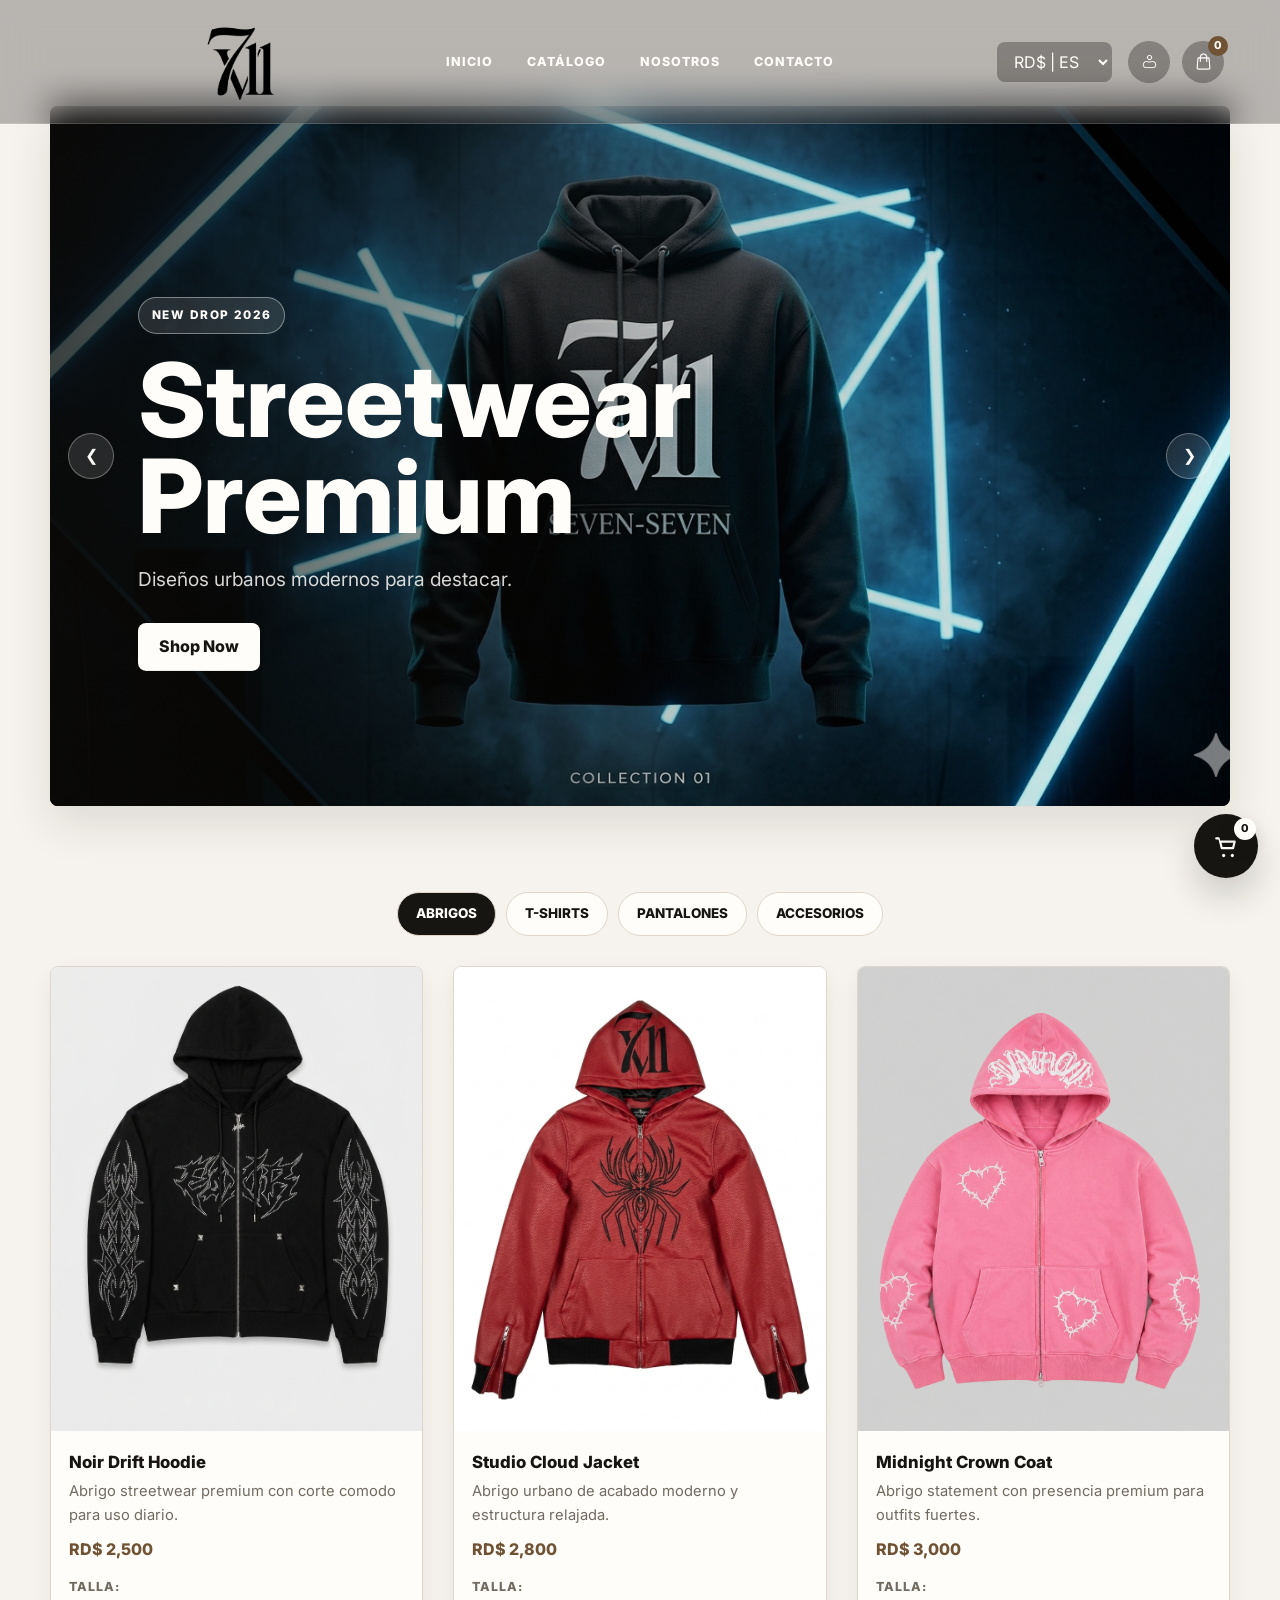
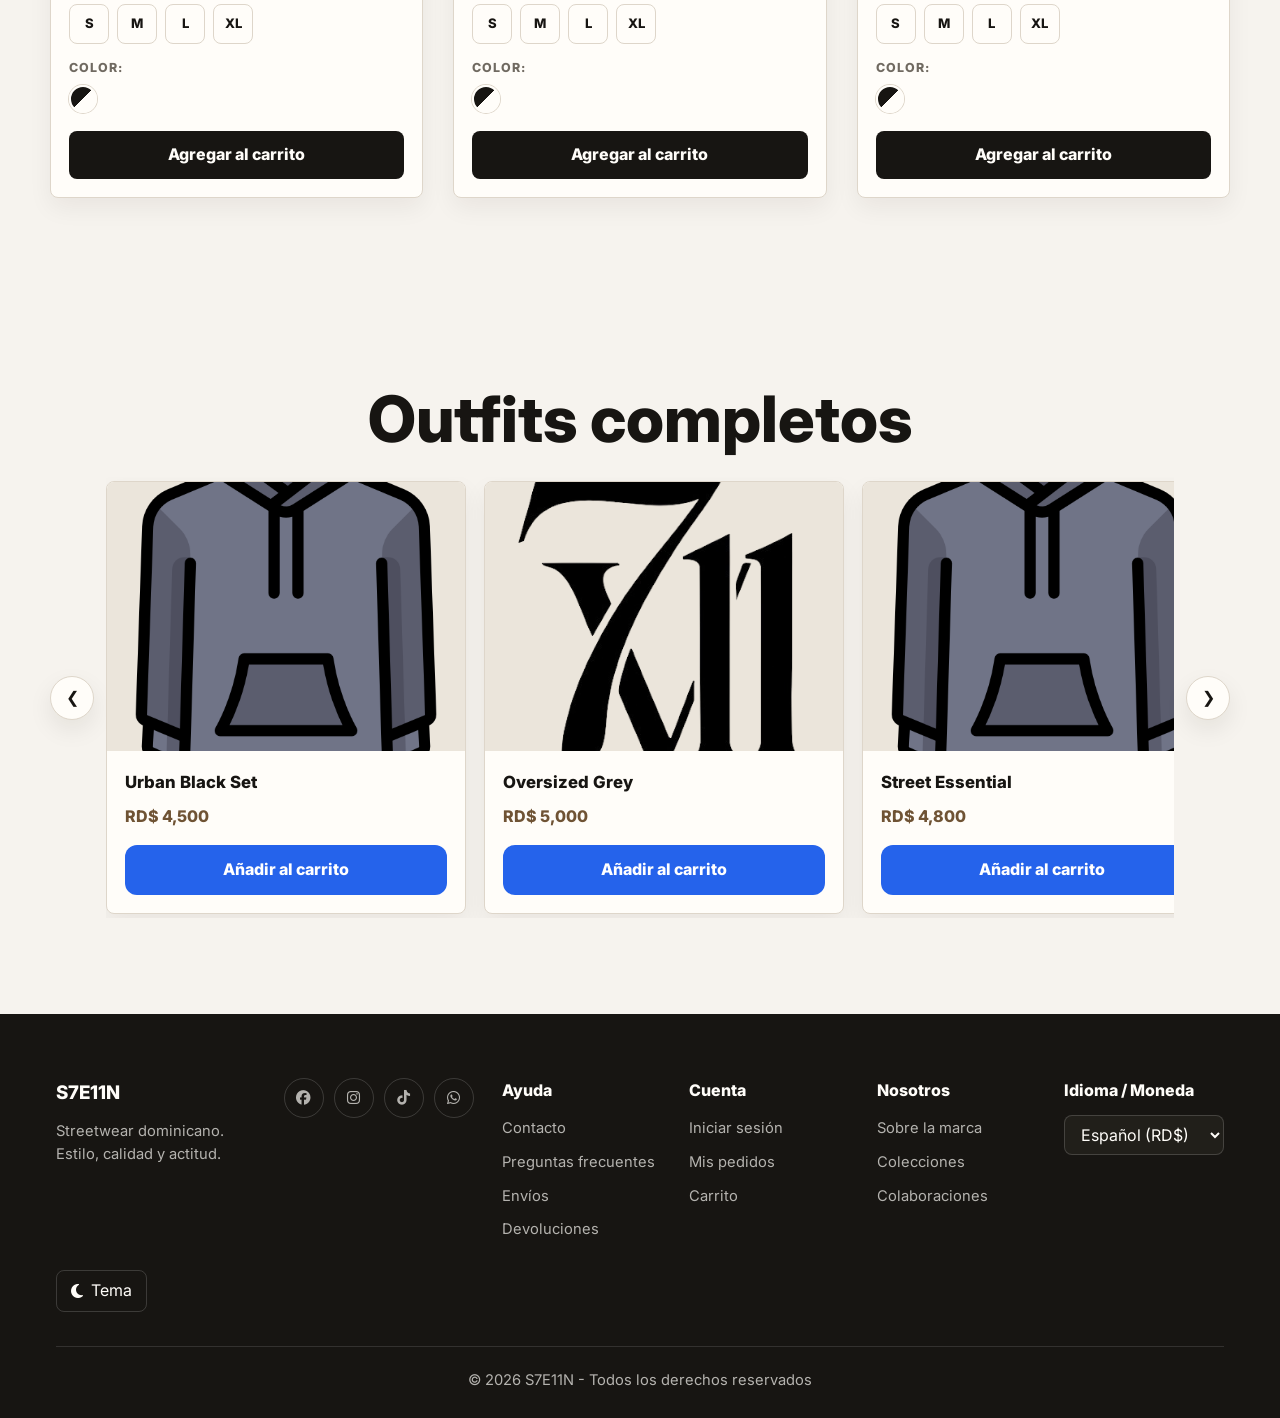
<file: index.html>
<!DOCTYPE html>
<html lang="es">
<head>
    <meta charset="UTF-8">
    <meta name="author" content="Diego Encarnacion Alvarez">
    <meta name="viewport" content="width=device-width, initial-scale=1.0">
    <meta name="description" content="marca de ropa Streetwear">
    <meta name="keywords" content="clothes, Streetwear, moda">
    <link rel="shortcut icon" href="img/icono.png" type="image/x-icon"> 
    <link rel="stylesheet" href="styles.css">
    <link rel="stylesheet" href="https://cdnjs.cloudflare.com/ajax/libs/font-awesome/6.5.0/css/all.min.css">
    
    <title>S7E11N Wear</title>
</head>

<body class="home">
<script src="script.js" defer></script>

<header class="header-pro" id="main-header">
   
                <!-- logo -->

    <div class="logo-box">
        <a href="index.html">
            <img class="logo" src="img/logo7v11.png" alt="Logo S7E11N">
        </a>
    </div>

    <nav class="nav-menu" aria-label="Navegación principal">
        <a href="index.html">Inicio</a>
        <a href="catálogo.html">Catálogo</a>
        <a href="nosotros.html">Nosotros</a>
        <a href="contacto.html">Contacto</a>
    </nav>

    <div class="header-actions">
        <select class="select-minimal">
            <option>RD$ | ES</option>
            <option>USD | EN</option>
        </select>

        <div class="user-cart">
            <a href="contacto.html" title="Mi Cuenta">
                <img src="img/user.png" alt="Cuenta" class="icon-custom">
            </a>
            <a href="cesta.html" class="cart-icon" title="Carrito">
                <img src="img/cesta.png" alt="Carrito" class="icon-custom">
                <span class="cart-count">0</span>
            </a>
        </div>
    </div>
</header>


<main>

<!-- CARRUSEL -->
<section class="hero-slider">

    <div class="slide active">

        <img src="img/carrusel-1.png" alt="">

        <div class="hero-content">

            <span>NEW DROP 2026</span>

            <h1>Streetwear Premium</h1>

            <p>
                Diseños urbanos modernos para destacar.
            </p>

            <a href="#productos" class="hero-btn">
                Shop Now
            </a>

        </div>

    </div>

    <div class="slide">

        <img src="img/carrusel-2.png" alt="">

        <div class="hero-content">

            <span>LIMITED EDITION</span>

            <h1>Oversized Collection</h1>

            <p>
                Minimalismo y estética moderna.
            </p>

            <a href="#productos" class="hero-btn">
                Shop Now
            </a>

        </div>

    </div>

    <div class="slide">

        <img src="img/carrusel-1.png" alt="">

        <div class="hero-content">

            <span>ESSENTIALS</span>

            <h1>Urban Essentials</h1>

            <p>
                Calidad premium y comodidad.
            </p>

            <a href="#productos" class="hero-btn">
                Shop Now
            </a>

        </div>

    </div>

    <button class="prev">&#10094;</button>
    <button class="next">&#10095;</button>

</section>

    <section class="contenido" id="productos">

    <div class="category-buttons">

    <button class="category-btn active" data-category="abrigos">
        Abrigos
    </button>

    <button class="category-btn" data-category="tshirt">
        T-Shirts
    </button>

    <button class="category-btn" data-category="pantalones">
        Pantalones
    </button>

    <button class="category-btn" data-category="accesorios">
        Accesorios
    </button>

</div>

        <article>
        

            <div class="grid-productos">

                
                <!-- CARD -->

                <div class="card" 
                     data-nombre="Hoodie Core" 
                     data-precio="2500" 
                     data-imagen="img/hoodie.png">

                    <img src="img/hoodie.png" alt="Hoodie">

                    <h4>Hoodie Core</h4>
                    <p class="descripcion">Comodidad y estilo urbano, tela premium.</p>

                    <p class="precio">RD$ <span>2,500</span></p>

                    <div class="opciones">
                        <p>Talla:</p>
                        <div class="tallas">
                            <button>S</button>
                            <button>M</button>
                            <button>L</button>
                            <button>XL</button>
                        </div>
                    </div>

                    <div class="opciones">
                        <p>Color:</p>
                        <div class="colores">
                            <button class="negro"></button>
                            <button class="blanco"></button>
                            <button class="gris"></button>
                        </div>
                    </div>

                    <button class="btn-comprar" onclick="agregarProducto(this)">
                        Agregar al carrito
                    </button>
                </div>

<!-- CARD -->
                <div class="card" 
                     data-nombre="Hoodie Core" 
                     data-precio="2500" 
                     data-imagen="img/hoodie.png">

                    <img src="img/hoodie.png" alt="Hoodie">

                    <h4>Hoodie Core</h4>
                    <p class="descripcion">Comodidad y estilo urbano, tela premium.</p>

                    <p class="precio">RD$ <span>2,500</span></p>

                    <!-- TALLAS -->
                    <div class="opciones">
                        <p>Talla:</p>
                        <div class="tallas">
                            <button>S</button>
                            <button>M</button>
                            <button>L</button>
                            <button>XL</button>
                        </div>
                    </div>

                    <!-- COLORES -->
                    <div class="opciones">
                        <p>Color:</p>
                        <div class="colores">
                            <button class="negro"></button>
                            <button class="blanco"></button>
                            <button class="gris"></button>
                        </div>
                    </div>

                    <!-- BOTÓN -->
                    <button class="btn-comprar" onclick="agregarProducto(this)">
                        Agregar al carrito
                    </button>
                </div>

                <!-- CARD -->
                <div class="card" 
                     data-nombre="Hoodie Core" 
                     data-precio="2500" 
                     data-imagen="img/hoodie.png">

                    <img src="img/hoodie.png" alt="Hoodie">

                    <h4>Hoodie Core</h4>
                    <p class="descripcion">Comodidad y estilo urbano, tela premium.</p>

                    <p class="precio">RD$ <span>2,500</span></p>

                    <!-- TALLAS -->
                    <div class="opciones">
                        <p>Talla:</p>
                        <div class="tallas">
                            <button>S</button>
                            <button>M</button>
                            <button>L</button>
                            <button>XL</button>
                        </div>
                    </div>

                    <!-- COLORES -->
                    <div class="opciones">
                        <p>Color:</p>
                        <div class="colores">
                            <button class="negro"></button>
                            <button class="blanco"></button>
                            <button class="gris"></button>
                        </div>
                    </div>

                    <!-- BOTÓN -->
                    <button class="btn-comprar" onclick="agregarProducto(this)">
                        Agregar al carrito
                    </button>
                </div>

            </div>
        </article>

<br><br>

<article>

<div class="grid-productos">



                <!-- CARD -->
                <div class="card" 
                     data-nombre="Hoodie Core" 
                     data-precio="2500" 
                     data-imagen="img/hoodie.png">

                    <img src="img/hoodie.png" alt="Hoodie">

                    <h4>Hoodie Core</h4>
                    <p class="descripcion">Comodidad y estilo urbano, tela premium.</p>

                    <p class="precio">RD$ <span>2,500</span></p>

                    <!-- TALLAS -->
                    <div class="opciones">
                        <p>Talla:</p>
                        <div class="tallas">
                            <button>S</button>
                            <button>M</button>
                            <button>L</button>
                            <button>XL</button>
                        </div>
                    </div>

                    <!-- COLORES -->
                    <div class="opciones">
                        <p>Color:</p>
                        <div class="colores">
                            <button class="negro"></button>
                            <button class="blanco"></button>
                            <button class="gris"></button>
                        </div>
                    </div>

                    <!-- BOTÓN -->
                    <button class="btn-comprar" onclick="agregarProducto(this)">
                        Agregar al carrito
                    </button>
                </div>

                <!-- CARD -->
                <div class="card" 
                     data-nombre="Hoodie Core" 
                     data-precio="2500" 
                     data-imagen="img/hoodie.png">

                    <img src="img/hoodie.png" alt="Hoodie">

                    <h4>Hoodie Core</h4>
                    <p class="descripcion">Comodidad y estilo urbano, tela premium.</p>

                    <p class="precio">RD$ <span>2,500</span></p>

                    <!-- TALLAS -->
                    <div class="opciones">
                        <p>Talla:</p>
                        <div class="tallas">
                            <button>S</button>
                            <button>M</button>
                            <button>L</button>
                            <button>XL</button>
                        </div>
                    </div>

                    <!-- COLORES -->
                    <div class="opciones">
                        <p>Color:</p>
                        <div class="colores">
                            <button class="negro"></button>
                            <button class="blanco"></button>
                            <button class="gris"></button>
                        </div>
                    </div>

                    <!-- BOTÓN -->
                    <button class="btn-comprar" onclick="agregarProducto(this)">
                        Agregar al carrito
                    </button>
                </div>

                <!-- CARD -->
                <div class="card" 
                     data-nombre="Hoodie Core" 
                     data-precio="2500" 
                     data-imagen="img/hoodie.png">

                    <img src="img/hoodie.png" alt="Hoodie">

                    <h4>Hoodie Core</h4>
                    <p class="descripcion">Comodidad y estilo urbano, tela premium.</p>

                    <p class="precio">RD$ <span>2,500</span></p>

                    <!-- TALLAS -->
                    <div class="opciones">
                        <p>Talla:</p>
                        <div class="tallas">
                            <button>S</button>
                            <button>M</button>
                            <button>L</button>
                            <button>XL</button>
                        </div>
                    </div>

                    <!-- COLORES -->
                    <div class="opciones">
                        <p>Color:</p>
                        <div class="colores">
                            <button class="negro"></button>
                            <button class="blanco"></button>
                            <button class="gris"></button>
                        </div>
                    </div>

                    <!-- BOTÓN -->
                    <button class="btn-comprar" onclick="agregarProducto(this)">
                        Agregar al carrito
                    </button>
                </div>

</div>

</article>

<br><br>

 <article>
        

            <div class="grid-productos">

                
                <!-- CARD -->

                <div class="card" 
                     data-nombre="Hoodie Core" 
                     data-precio="2500" 
                     data-imagen="img/hoodie.png">

                    <img src="img/hoodie.png" alt="Hoodie">

                    <h4>Hoodie Core</h4>
                    <p class="descripcion">Comodidad y estilo urbano, tela premium.</p>

                    <p class="precio">RD$ <span>2,500</span></p>

                    <div class="opciones">
                        <p>Talla:</p>
                        <div class="tallas">
                            <button>S</button>
                            <button>M</button>
                            <button>L</button>
                            <button>XL</button>
                        </div>
                    </div>

                    <div class="opciones">
                        <p>Color:</p>
                        <div class="colores">
                            <button class="negro"></button>
                            <button class="blanco"></button>
                            <button class="gris"></button>
                        </div>
                    </div>

                    <button class="btn-comprar" onclick="agregarProducto(this)">
                        Agregar al carrito
                    </button>
                </div>

<!-- CARD -->
                <div class="card" 
                     data-nombre="Hoodie Core" 
                     data-precio="2500" 
                     data-imagen="img/hoodie.png">

                    <img src="img/hoodie.png" alt="Hoodie">

                    <h4>Hoodie Core</h4>
                    <p class="descripcion">Comodidad y estilo urbano, tela premium.</p>

                    <p class="precio">RD$ <span>2,500</span></p>

                    <!-- TALLAS -->
                    <div class="opciones">
                        <p>Talla:</p>
                        <div class="tallas">
                            <button>S</button>
                            <button>M</button>
                            <button>L</button>
                            <button>XL</button>
                        </div>
                    </div>

                    <!-- COLORES -->
                    <div class="opciones">
                        <p>Color:</p>
                        <div class="colores">
                            <button class="negro"></button>
                            <button class="blanco"></button>
                            <button class="gris"></button>
                        </div>
                    </div>

                    <!-- BOTÓN -->
                    <button class="btn-comprar" onclick="agregarProducto(this)">
                        Agregar al carrito
                    </button>
                </div>

                <!-- CARD -->
                <div class="card" 
                     data-nombre="Hoodie Core" 
                     data-precio="2500" 
                     data-imagen="img/hoodie.png">

                    <img src="img/hoodie.png" alt="Hoodie">

                    <h4>Hoodie Core</h4>
                    <p class="descripcion">Comodidad y estilo urbano, tela premium.</p>

                    <p class="precio">RD$ <span>2,500</span></p>

                    <!-- TALLAS -->
                    <div class="opciones">
                        <p>Talla:</p>
                        <div class="tallas">
                            <button>S</button>
                            <button>M</button>
                            <button>L</button>
                            <button>XL</button>
                        </div>
                    </div>

                    <!-- COLORES -->
                    <div class="opciones">
                        <p>Color:</p>
                        <div class="colores">
                            <button class="negro"></button>
                            <button class="blanco"></button>
                            <button class="gris"></button>
                        </div>
                    </div>

                    <!-- BOTÓN -->
                    <button class="btn-comprar" onclick="agregarProducto(this)">
                        Agregar al carrito
                    </button>
                </div>

            </div>
        </article>

    </section>

    

<section class="outfits-section">

    <div class="outfits-title">

        <h2>Outfits completos</h2>

    </div>

    <div class="outfits-carousel">
        <button class="outfit-nav outfit-prev" type="button" aria-label="Outfit anterior">
            &#10094;
        </button>

    <div class="outfits-slider">

        <div class="outfit-card" data-nombre="Urban Black Set" data-precio="4500" data-imagen="img/hoodie.png">

            <img src="img/hoodie.png" alt="">

            <div class="outfit-info">

                <h4>Urban Black Set</h4>

                <p>RD$ 4,500</p>

                <button class="btn-comprar" onclick="agregarOutfit(this)">
                    Añadir al carrito
                </button>

            </div>

        </div>

        <div class="outfit-card" data-nombre="Oversized Grey" data-precio="5000" data-imagen="img/logo7v11.png">

            <img src="img/logo7v11.png" alt="">

            <div class="outfit-info">

                <h4>Oversized Grey</h4>

                <p>RD$ 5,000</p>

                <button class="btn-comprar" onclick="agregarOutfit(this)">
                    Añadir al carrito
                </button>

            </div>

        </div>

        <div class="outfit-card" data-nombre="Street Essential" data-precio="4800" data-imagen="img/hoodie.png">

            <img src="img/hoodie.png" alt="">

            <div class="outfit-info">

                <h4>Street Essential</h4>

                <p>RD$ 4,800</p>

                <button class="btn-comprar" onclick="agregarOutfit(this)">
                    Añadir al carrito
                </button>

            </div>

        </div>

    </div>

        <button class="outfit-nav outfit-next" type="button" aria-label="Siguiente outfit">
            &#10095;
        </button>
    </div>

    </section>
</main>

<footer class="footer">

    <div class="footer-container">

        <!-- MARCA -->
        <div class="footer-col">
            <h3>S7E11N</h3>
            <p>Streetwear dominicano. Estilo, calidad y actitud.</p>
        </div>

 <!-- REDES -->
    <div class="footer-social">
        <a href="#"><i class="fa-brands fa-facebook"></i></a>
        <a href="#"><i class="fa-brands fa-instagram"></i></a>
        <a href="#"><i class="fa-brands fa-tiktok"></i></a>
        <a href="#"><i class="fa-brands fa-whatsapp"></i></a>
    </div>

        <!-- AYUDA -->
        <div class="footer-col">
            <h4>Ayuda</h4>
            <ul>
                <li><a href="contacto.html">Contacto</a></li>
                <li><a href="dudas.html">Preguntas frecuentes</a></li>
                <li><a href="dudas.html">Envíos</a></li>
                <li><a href="dudas.html">Devoluciones</a></li>
            </ul>
        </div>

        <!-- CUENTA -->
        <div class="footer-col">
            <h4>Cuenta</h4>
            <ul>
                <li><a href="contacto.html">Iniciar sesión</a></li>
                <li><a href="cesta.html">Mis pedidos</a></li>
                <li><a href="cesta.html">Carrito</a></li>
            </ul>
        </div>

        <!-- EMPRESA -->
        <div class="footer-col">
            <h4>Nosotros</h4>
            <ul>
                <li><a href="nosotros.html">Sobre la marca</a></li>
                <li><a href="catálogo.html">Colecciones</a></li>
                <li><a href="#">Colaboraciones</a></li>
            </ul>
        </div>

        <!-- IDIOMA -->
        <div class="footer-col">
            <h4>Idioma / Moneda</h4>
            <select>
                <option>Español (RD$)</option>
                <option>English (USD)</option>
            </select>
        </div>

<div class="footer-col">


    <!-- BOTÓN TEMA -->
    <button id="toggle-theme" class="theme-btn">
        <i class="fa-solid fa-moon"></i> Tema
    </button>
</div>

    </div>

    <!-- COPYRIGHT -->
    <p class="footer-copy">
        &copy; 2026 S7E11N - Todos los derechos reservados
    </p>

</footer>

</body>
</html>
</file>
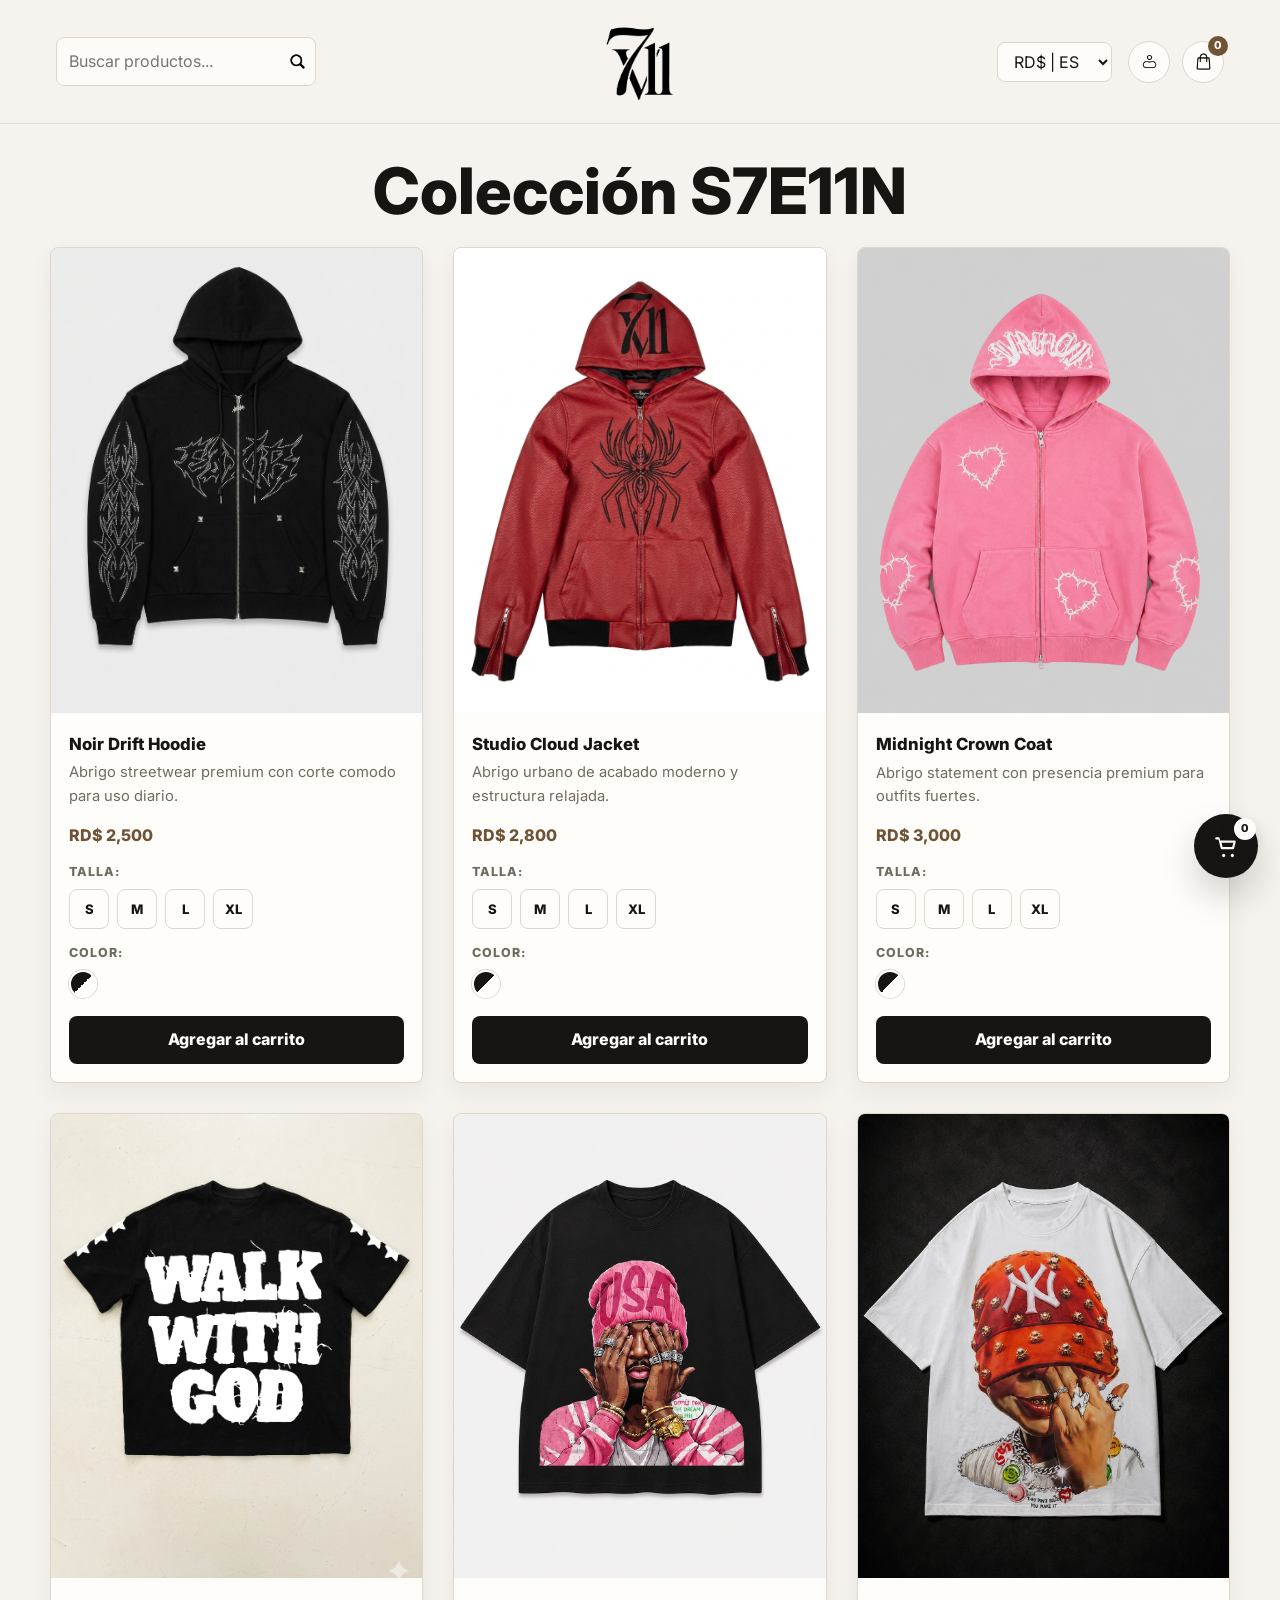
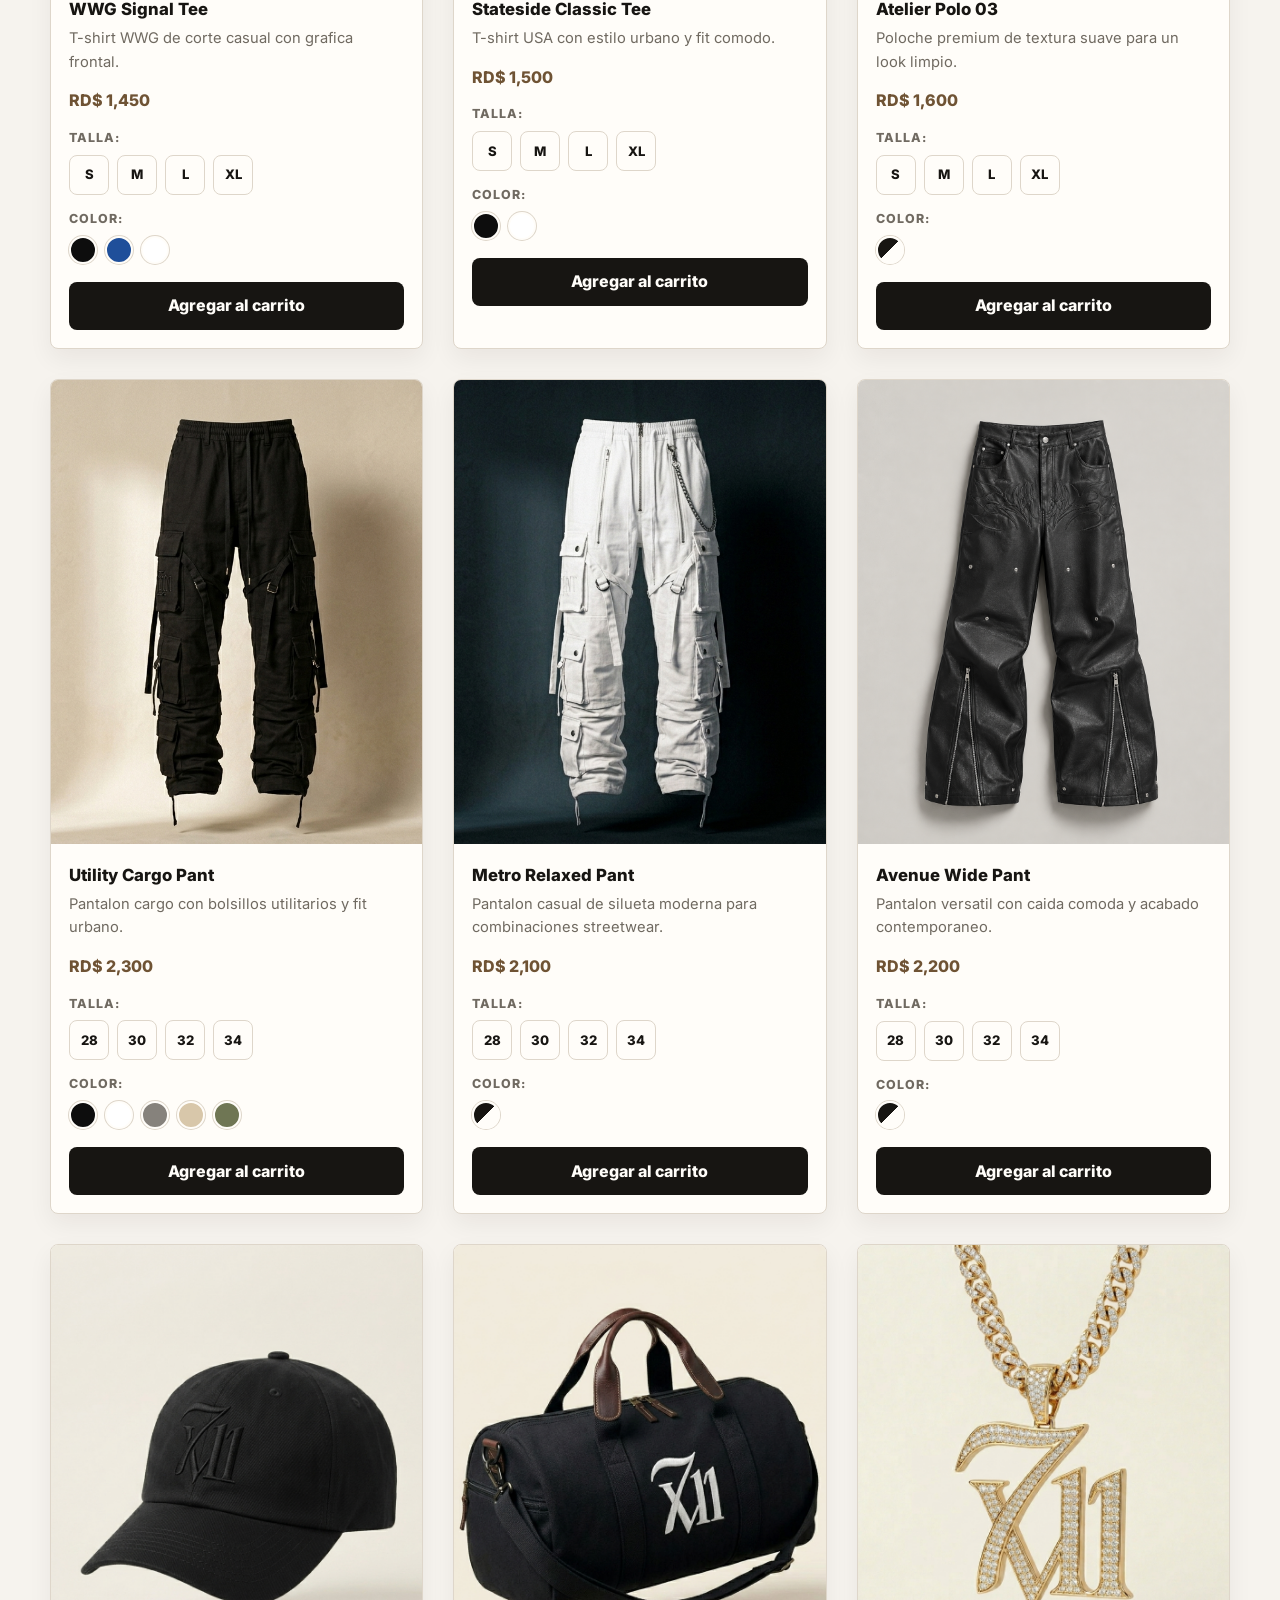
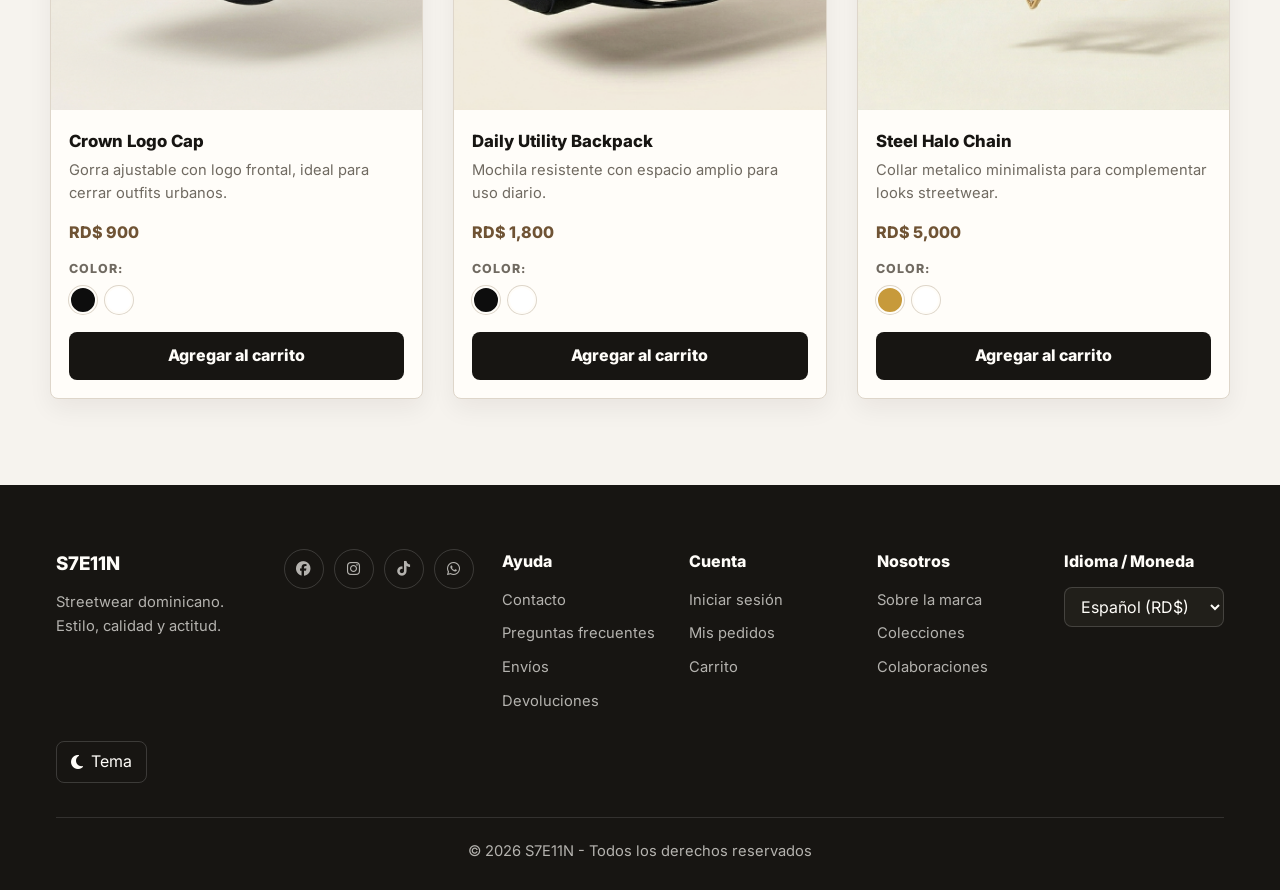
<file: catálogo.html>
<!DOCTYPE html>
<html lang="es">
<head>
    <meta charset="UTF-8">
    <meta name="author" content="Diego Encarnacion Alvarez">
    <meta name="viewport" content="width=device-width, initial-scale=1.0">
    <meta name="description" content="marca de ropa Streetwear">
    <meta name="keywords" content="clothes, Streetwear, moda">
    <link rel="shortcut icon" href="img/icono.png" type="image/x-icon"> 
    <link rel="stylesheet" href="styles.css">
    <link rel="stylesheet" href="https://cdnjs.cloudflare.com/ajax/libs/font-awesome/6.5.0/css/all.min.css">
    <title>Catálogo | S7E11N</title>
</head>

<body class="catalog-page">
<script src="script.js" defer></script>
<header class="header-pro" id="main-header">
    <div class="header-left">
        <form class="search-box">
            <input type="text" placeholder="Buscar productos...">
            <button type="submit">
                <img src="img/lupa.png" alt="Buscar" class="icon-custom">
            </button>
        </form>
    </div>

    <div class="logo-box">
        <a href="index.html">
            <img class="logo" src="img/logo7v11.png" alt="Logo S7E11N">
        </a>
    </div>

    <div class="header-actions">
        <select class="select-minimal">
            <option>RD$ | ES</option>
            <option>USD | EN</option>
        </select>

        <div class="user-cart">
            <a href="contacto.html" title="Mi Cuenta">
                <img src="img/user.png" alt="Cuenta" class="icon-custom">
            </a>
            <a href="cesta.html" class="cart-icon" title="Carrito">
                <img src="img/cesta.png" alt="Carrito" class="icon-custom">
                <span class="cart-count">0</span>
            </a>
        </div>
    </div>
</header>


<main class="sectioncentro">

    <h2 class="titulo-seccion">Colección S7E11N</h2>

    <div class="grid-productos">

        <!-- PRODUCTO 1 -->
        <div class="card">
            <img src="img/hoodie.png" alt="Hoodie Core">
            <h3>Hoodie Core</h3>
            <p class="precio">RD$ 2,500</p>
            <a href="#" class="btn-comprar">Comprar</a>
        </div>

        <!-- PRODUCTO 2 -->
        <div class="card">
            <img src="img/logo7v11.png" alt="Camiseta Street">
            <h3>Camiseta Street</h3>
            <p class="precio">RD$ 1,200</p>
            <a href="#" class="btn-comprar">Comprar</a>
        </div>

        <!-- PRODUCTO 3 -->
        <div class="card">
            <img src="img/logo7v11.png" alt="Hoodie Premium">
            <h3>Hoodie Premium</h3>
            <p class="precio">RD$ 3,000</p>
            <a href="#" class="btn-comprar">Comprar</a>
        </div>

       <!-- PRODUCTO 4 -->
        <div class="card">
            <img src="img/logo7v11.png" alt="Hoodie Premium">
            <h3>Hoodie Premium</h3>
            <p class="precio">RD$ 3,000</p>
            <a href="#" class="btn-comprar">Comprar</a>
        </div>

    </div>

</main>

<footer class="footer">

    <div class="footer-container">

        <!-- MARCA -->
        <div class="footer-col">
            <h3>S7E11N</h3>
            <p>Streetwear dominicano. Estilo, calidad y actitud.</p>
        </div>

 <!-- REDES -->
    <div class="footer-social">
        <a href="#"><i class="fa-brands fa-facebook"></i></a>
        <a href="#"><i class="fa-brands fa-instagram"></i></a>
        <a href="#"><i class="fa-brands fa-tiktok"></i></a>
        <a href="#"><i class="fa-brands fa-whatsapp"></i></a>
    </div>

        <!-- AYUDA -->
        <div class="footer-col">
            <h4>Ayuda</h4>
            <ul>
                <li><a href="contacto.html">Contacto</a></li>
                <li><a href="dudas.html">Preguntas frecuentes</a></li>
                <li><a href="dudas.html">Envíos</a></li>
                <li><a href="dudas.html">Devoluciones</a></li>
            </ul>
        </div>

        <!-- CUENTA -->
        <div class="footer-col">
            <h4>Cuenta</h4>
            <ul>
                <li><a href="contacto.html">Iniciar sesión</a></li>
                <li><a href="cesta.html">Mis pedidos</a></li>
                <li><a href="cesta.html">Carrito</a></li>
            </ul>
        </div>

        <!-- EMPRESA -->
        <div class="footer-col">
            <h4>Nosotros</h4>
            <ul>
                <li><a href="nosotros.html">Sobre la marca</a></li>
                <li><a href="catálogo.html">Colecciones</a></li>
                <li><a href="#">Colaboraciones</a></li>
            </ul>
        </div>

        <!-- IDIOMA -->
        <div class="footer-col">
            <h4>Idioma / Moneda</h4>
            <select>
                <option>Español (RD$)</option>
                <option>English (USD)</option>
            </select>
        </div>

<div class="footer-col">


    <!-- BOTÓN TEMA -->
    <button id="toggle-theme" class="theme-btn">
        <i class="fa-solid fa-moon"></i> Tema
    </button>
</div>

    </div>

    <!-- COPYRIGHT -->
    <p class="footer-copy">
        &copy; 2026 S7E11N - Todos los derechos reservados
    </p>

</footer>


</body>
</html>
</file>
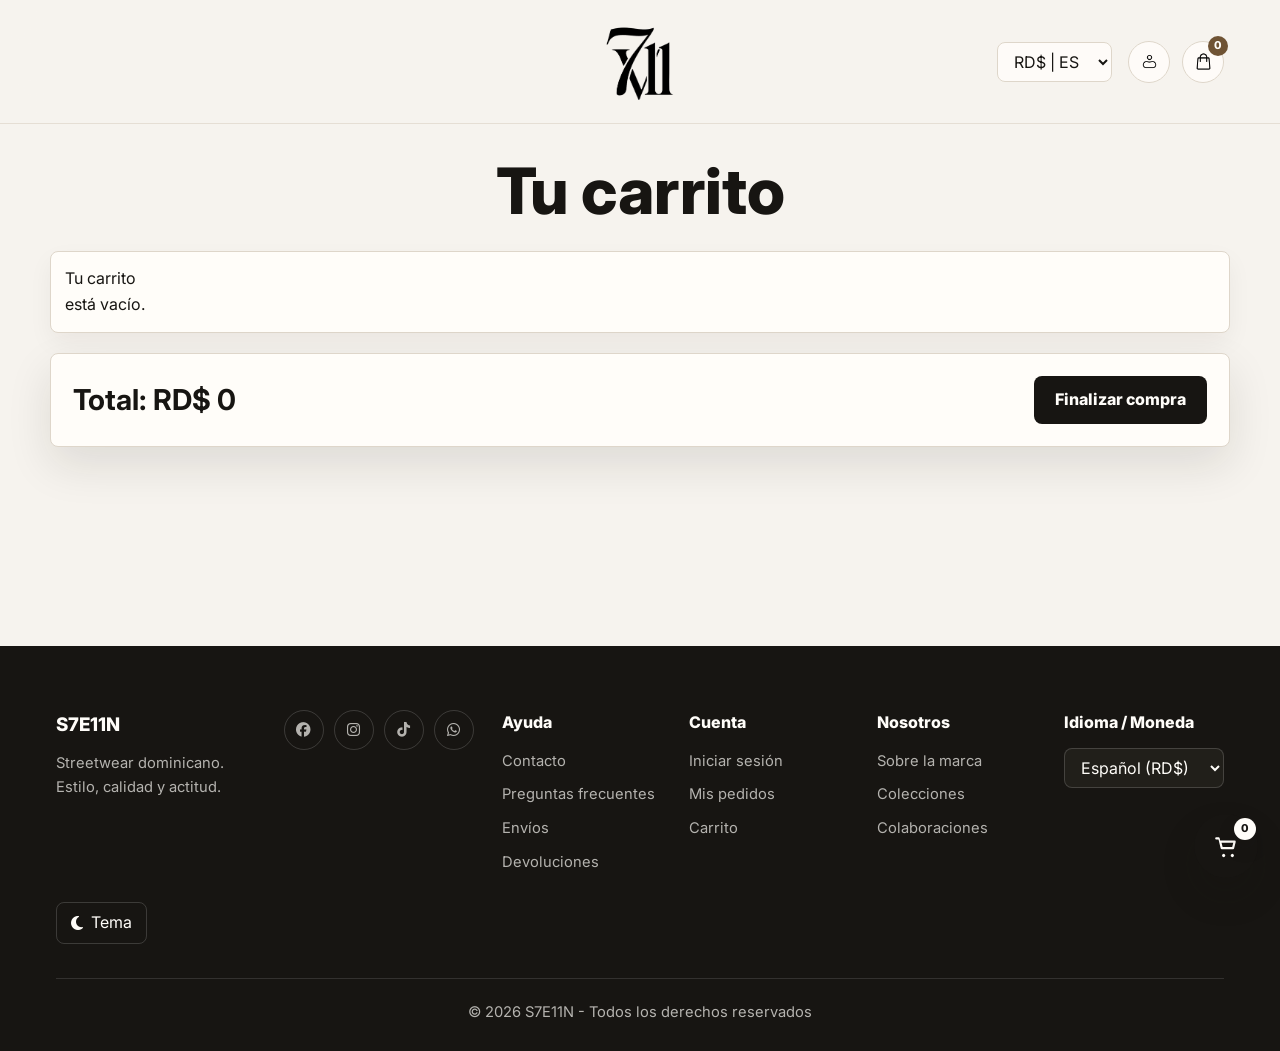
<file: cesta.html>
<!DOCTYPE html>
<html lang="es">
<head>
    <meta charset="UTF-8">
    <meta name="author" content="Diego Encarnacion Alvarez">
    <meta name="viewport" content="width=device-width, initial-scale=1.0">
    <meta name="description" content="marca de ropa Streetwear">
    <meta name="keywords" content="clothes, Streetwear, moda">
    <link rel="shortcut icon" href="img/icono.png" type="image/x-icon"> 
    <link rel="stylesheet" href="styles.css">
    <link rel="stylesheet" href="https://cdnjs.cloudflare.com/ajax/libs/font-awesome/6.5.0/css/all.min.css">
    
    <title>S7E11N Wear</title>
</head>

<body class="cart-page">
<script src="script.js" defer></script>
<header class="header-pro" id="main-header">
    <div class="header-left"></div>

    <div class="logo-box">
        <a href="index.html">
            <img class="logo" src="img/logo7v11.png" alt="Logo S7E11N">
        </a>
    </div>

    <div class="header-actions">
        <select class="select-minimal">
            <option>RD$ | ES</option>
            <option>USD | EN</option>
        </select>

        <div class="user-cart">
            <a href="contacto.html" title="Mi Cuenta">
                <img src="img/user.png" alt="Cuenta" class="icon-custom">
            </a>
            <a href="cesta.html" class="cart-icon" title="Carrito">
                <img src="img/cesta.png" alt="Carrito" class="icon-custom">
                <span class="cart-count">0</span>
            </a>
        </div>
    </div>
</header>

<main class="carrito-container">

    <h1>Tu carrito</h1>

    <!-- PRODUCTO -->
    <div class="carrito-item">

        <img src="img/hoodie.png">

        <div class="info">
            <h3>Hoodie Core</h3>
            <p>Talla: M</p>
            <p>Color: Negro</p>
        </div>

        <div class="cantidad">
            <button>-</button>
            <span>1</span>
            <button>+</button>
        </div>

        <p class="precio">RD$ 2,500</p>

        <button class="eliminar"><i class="fa-solid fa-trash"></i></button>

    </div>

    <!-- TOTAL -->
    <div class="carrito-total">
        <h2>Total: RD$ 2,500</h2>

        <a href="https://wa.me/1809XXXXXXX?text=Quiero%20comprar%20mi%20carrito" 
        class="btn-comprar" target="_blank">
            Finalizar compra
        </a>
    </div>

</main>

<footer class="footer">

    <div class="footer-container">

        <!-- MARCA -->
        <div class="footer-col">
            <h3>S7E11N</h3>
            <p>Streetwear dominicano. Estilo, calidad y actitud.</p>
        </div>

 <!-- REDES -->
    <div class="footer-social">
        <a href="#"><i class="fa-brands fa-facebook"></i></a>
        <a href="#"><i class="fa-brands fa-instagram"></i></a>
        <a href="#"><i class="fa-brands fa-tiktok"></i></a>
        <a href="#"><i class="fa-brands fa-whatsapp"></i></a>
    </div>

        <!-- AYUDA -->
        <div class="footer-col">
            <h4>Ayuda</h4>
            <ul>
                <li><a href="contacto.html">Contacto</a></li>
                <li><a href="dudas.html">Preguntas frecuentes</a></li>
                <li><a href="dudas.html">Envíos</a></li>
                <li><a href="dudas.html">Devoluciones</a></li>
            </ul>
        </div>

        <!-- CUENTA -->
        <div class="footer-col">
            <h4>Cuenta</h4>
            <ul>
                <li><a href="contacto.html">Iniciar sesión</a></li>
                <li><a href="cesta.html">Mis pedidos</a></li>
                <li><a href="cesta.html">Carrito</a></li>
            </ul>
        </div>

        <!-- EMPRESA -->
        <div class="footer-col">
            <h4>Nosotros</h4>
            <ul>
                <li><a href="nosotros.html">Sobre la marca</a></li>
                <li><a href="catálogo.html">Colecciones</a></li>
                <li><a href="#">Colaboraciones</a></li>
            </ul>
        </div>

        <!-- IDIOMA -->
        <div class="footer-col">
            <h4>Idioma / Moneda</h4>
            <select>
                <option>Español (RD$)</option>
                <option>English (USD)</option>
            </select>
        </div>

<div class="footer-col">


    <!-- BOTÓN TEMA -->
    <button id="toggle-theme" class="theme-btn">
        <i class="fa-solid fa-moon"></i> Tema
    </button>
</div>

    </div>

    <!-- COPYRIGHT -->
    <p class="footer-copy">
        &copy; 2026 S7E11N - Todos los derechos reservados
    </p>

</footer>


</body>
</html>
</file>
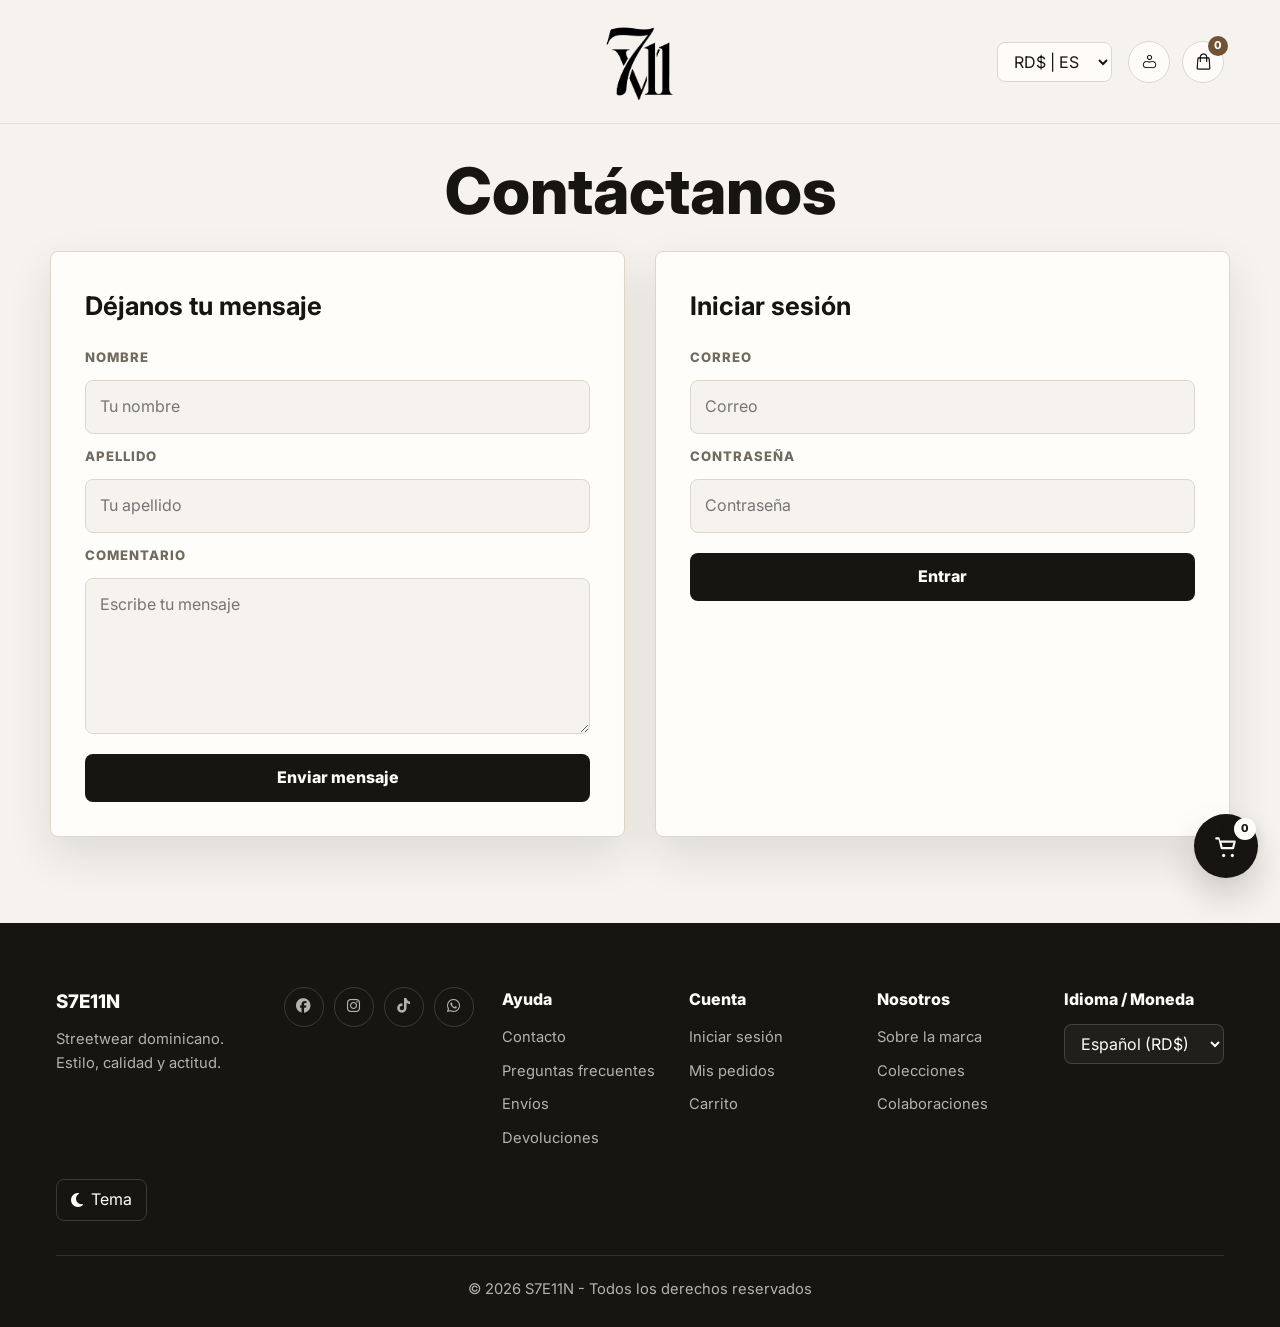
<file: contacto.html>
<!DOCTYPE html>
<html lang="es">
<head>
    <meta charset="UTF-8">
    <meta name="author" content="Diego Encarnacion Alvarez">
    <meta name="viewport" content="width=device-width, initial-scale=1.0">
    <meta name="description" content="marca de ropa Streetwear">
    <meta name="keywords" content="clothes, Streetwear, moda">
    <link rel="shortcut icon" href="img/icono.png" type="image/x-icon"> 
    <link rel="stylesheet" href="styles.css">
    <link rel="stylesheet" href="https://cdnjs.cloudflare.com/ajax/libs/font-awesome/6.5.0/css/all.min.css">
    <title>Contacto | S7E11N</title>
</head>

<body class="contact-page">
<script src="script.js" defer></script>
<header class="header-pro" id="main-header">
    <div class="header-left"></div>

    <div class="logo-box">
        <a href="index.html">
            <img class="logo" src="img/logo7v11.png" alt="Logo S7E11N">
        </a>
    </div>

    <div class="header-actions">
        <select class="select-minimal">
            <option>RD$ | ES</option>
            <option>USD | EN</option>
        </select>

        <div class="user-cart">
            <a href="contacto.html" title="Mi Cuenta">
                <img src="img/user.png" alt="Cuenta" class="icon-custom">
            </a>
            <a href="cesta.html" class="cart-icon" title="Carrito">
                <img src="img/cesta.png" alt="Carrito" class="icon-custom">
                <span class="cart-count">0</span>
            </a>
        </div>
    </div>
</header>


<main class="sectioncentro">

    <h2 class="titulo-seccion">Contáctanos</h2>

    <div class="grid-contacto">

        <!-- FORMULARIO -->
        <section class="card-form">
            <h3>Déjanos tu mensaje</h3>

            <form action="/comentarios" method="post">
                <label>Nombre</label>
                <input type="text" name="nombre" required placeholder="Tu nombre">

                <label>Apellido</label>
                <input type="text" name="apellido" required placeholder="Tu apellido">

                <label>Comentario</label>
                <textarea name="comentario" rows="5" placeholder="Escribe tu mensaje"></textarea>

                <button type="submit">Enviar mensaje</button>
            </form>
        </section>

        <!-- LOGIN -->
        <section class="card-form">
            <h3>Iniciar sesión</h3>

            <form action="/login" method="post">
                <label>Correo</label>
                <input type="email" name="correo" required placeholder="Correo">

                <label>Contraseña</label>
                <input type="password" name="contraseña" required placeholder="Contraseña">

                <button type="submit">Entrar</button>
            </form>
        </section>

    </div>

    

</main>

<footer class="footer">

    <div class="footer-container">

        <!-- MARCA -->
        <div class="footer-col">
            <h3>S7E11N</h3>
            <p>Streetwear dominicano. Estilo, calidad y actitud.</p>
        </div>

 <!-- REDES -->
    <div class="footer-social">
        <a href="#"><i class="fa-brands fa-facebook"></i></a>
        <a href="#"><i class="fa-brands fa-instagram"></i></a>
        <a href="#"><i class="fa-brands fa-tiktok"></i></a>
        <a href="#"><i class="fa-brands fa-whatsapp"></i></a>
    </div>

        <!-- AYUDA -->
        <div class="footer-col">
            <h4>Ayuda</h4>
            <ul>
                <li><a href="contacto.html">Contacto</a></li>
                <li><a href="dudas.html">Preguntas frecuentes</a></li>
                <li><a href="dudas.html">Envíos</a></li>
                <li><a href="dudas.html">Devoluciones</a></li>
            </ul>
        </div>

        <!-- CUENTA -->
        <div class="footer-col">
            <h4>Cuenta</h4>
            <ul>
                <li><a href="contacto.html">Iniciar sesión</a></li>
                <li><a href="cesta.html">Mis pedidos</a></li>
                <li><a href="cesta.html">Carrito</a></li>
            </ul>
        </div>

        <!-- EMPRESA -->
        <div class="footer-col">
            <h4>Nosotros</h4>
            <ul>
                <li><a href="nosotros.html">Sobre la marca</a></li>
                <li><a href="catálogo.html">Colecciones</a></li>
                <li><a href="#">Colaboraciones</a></li>
            </ul>
        </div>

        <!-- IDIOMA -->
        <div class="footer-col">
            <h4>Idioma / Moneda</h4>
            <select>
                <option>Español (RD$)</option>
                <option>English (USD)</option>
            </select>
        </div>

<div class="footer-col">


    <!-- BOTÓN TEMA -->
    <button id="toggle-theme" class="theme-btn">
        <i class="fa-solid fa-moon"></i> Tema
    </button>
</div>

    </div>

    <!-- COPYRIGHT -->
    <p class="footer-copy">
        &copy; 2026 S7E11N - Todos los derechos reservados
    </p>

</footer>

</body>
</html>
</file>
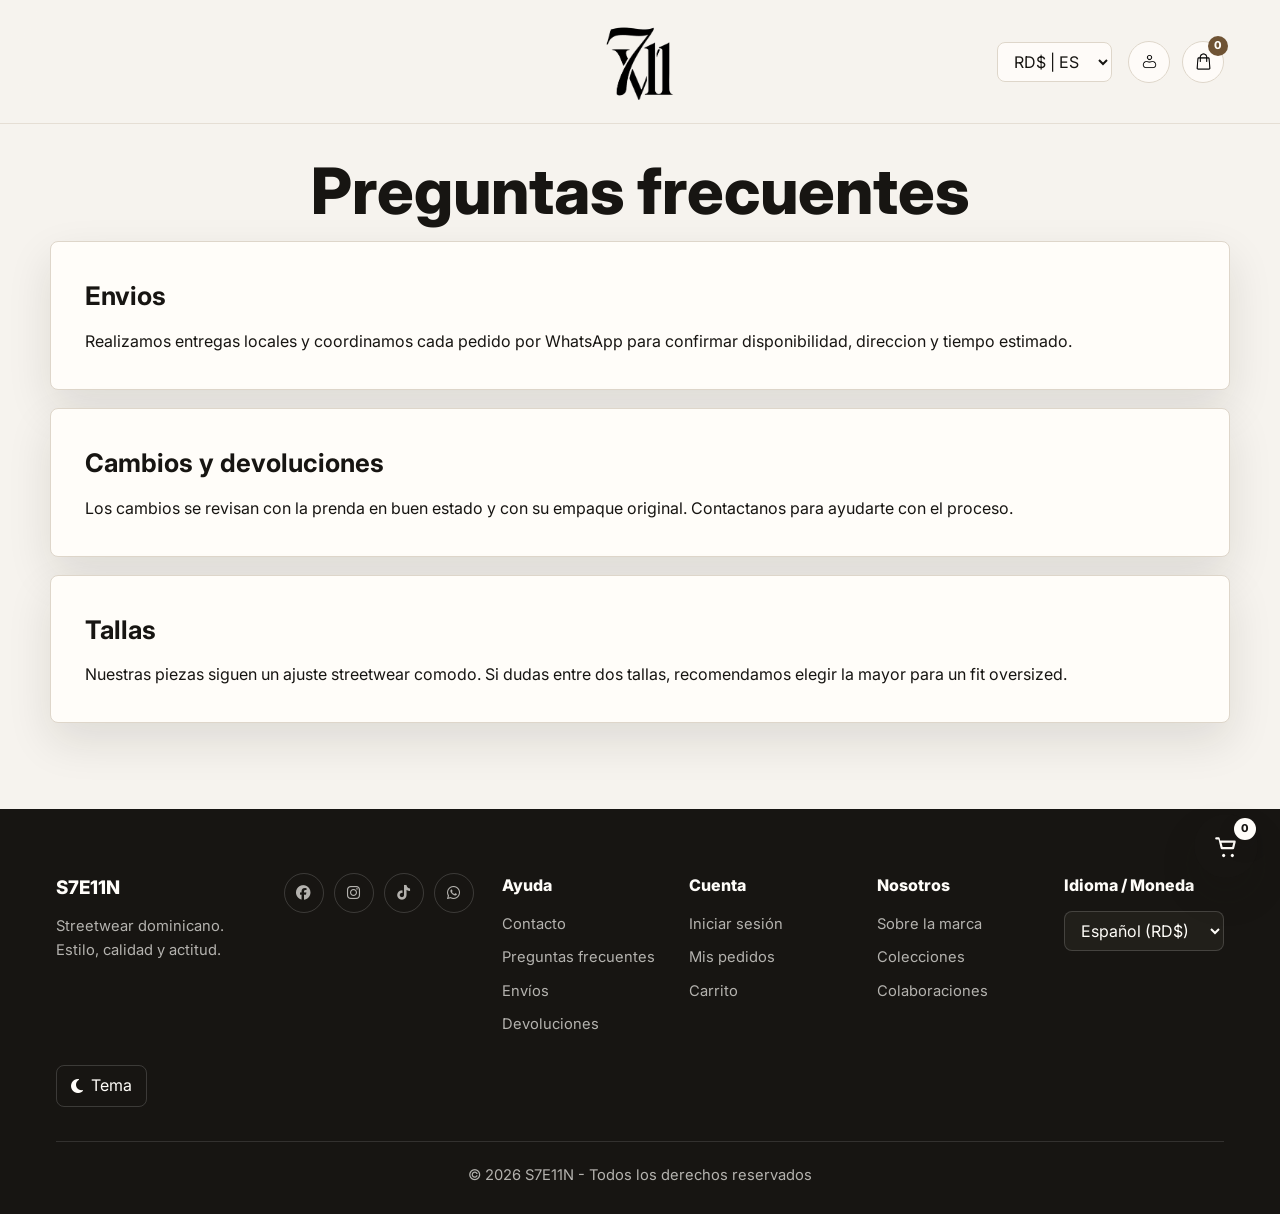
<file: dudas.html>
<!DOCTYPE html>
<html lang="en">
<head>
    <meta charset="UTF-8">
    <meta name="author" content="Diego Encarnacion Alvarez">
    <meta name="viewport" content="width=device-width, initial-scale=1.0">
    <meta name="description" content="marca de ropa Streetwear">
    <meta name="keywords" content="clothes, Streetwear, moda">
    <link rel="shortcut icon" href="img/icono.png" type="image/x-icon"> 
    <link rel="stylesheet" href="styles.css">
    <link rel="stylesheet" href="https://cdnjs.cloudflare.com/ajax/libs/font-awesome/6.5.0/css/all.min.css">
    
    <title>S7E11N Wear</title>
</head>

<body class="faq-page">
<script src="script.js" defer></script>
<header class="header-pro" id="main-header">
    <div class="header-left"></div>

    <div class="logo-box">
        <a href="index.html">
            <img class="logo" src="img/logo7v11.png" alt="Logo S7E11N">
        </a>
    </div>

    <div class="header-actions">
        <select class="select-minimal">
            <option>RD$ | ES</option>
            <option>USD | EN</option>
        </select>

        <div class="user-cart">
            <a href="contacto.html" title="Mi Cuenta">
                <img src="img/user.png" alt="Cuenta" class="icon-custom">
            </a>
            <a href="cesta.html" class="cart-icon" title="Carrito">
                <img src="img/cesta.png" alt="Carrito" class="icon-custom">
                <span class="cart-count">0</span>
            </a>
        </div>
    </div>
</header>

<main class="sectioncentro">
    <h2 class="titulo-seccion">Preguntas frecuentes</h2>

    <article>
        <h3>Envios</h3>
        <p>Realizamos entregas locales y coordinamos cada pedido por WhatsApp para confirmar disponibilidad, direccion y tiempo estimado.</p>
    </article>

    <article>
        <h3>Cambios y devoluciones</h3>
        <p>Los cambios se revisan con la prenda en buen estado y con su empaque original. Contactanos para ayudarte con el proceso.</p>
    </article>

    <article>
        <h3>Tallas</h3>
        <p>Nuestras piezas siguen un ajuste streetwear comodo. Si dudas entre dos tallas, recomendamos elegir la mayor para un fit oversized.</p>
    </article>
</main>

<footer class="footer">

    <div class="footer-container">

        <!-- MARCA -->
        <div class="footer-col">
            <h3>S7E11N</h3>
            <p>Streetwear dominicano. Estilo, calidad y actitud.</p>
        </div>

 <!-- REDES -->
    <div class="footer-social">
        <a href="#"><i class="fa-brands fa-facebook"></i></a>
        <a href="#"><i class="fa-brands fa-instagram"></i></a>
        <a href="#"><i class="fa-brands fa-tiktok"></i></a>
        <a href="#"><i class="fa-brands fa-whatsapp"></i></a>
    </div>

        <!-- AYUDA -->
        <div class="footer-col">
            <h4>Ayuda</h4>
            <ul>
                <li><a href="contacto.html">Contacto</a></li>
                <li><a href="dudas.html">Preguntas frecuentes</a></li>
                <li><a href="dudas.html">Envíos</a></li>
                <li><a href="dudas.html">Devoluciones</a></li>
            </ul>
        </div>

        <!-- CUENTA -->
        <div class="footer-col">
            <h4>Cuenta</h4>
            <ul>
                <li><a href="contacto.html">Iniciar sesión</a></li>
                <li><a href="cesta.html">Mis pedidos</a></li>
                <li><a href="cesta.html">Carrito</a></li>
            </ul>
        </div>

        <!-- EMPRESA -->
        <div class="footer-col">
            <h4>Nosotros</h4>
            <ul>
                <li><a href="nosotros.html">Sobre la marca</a></li>
                <li><a href="catálogo.html">Colecciones</a></li>
                <li><a href="#">Colaboraciones</a></li>
            </ul>
        </div>

        <!-- IDIOMA -->
        <div class="footer-col">
            <h4>Idioma / Moneda</h4>
            <select>
                <option>Español (RD$)</option>
                <option>English (USD)</option>
            </select>
        </div>

<div class="footer-col">


    <!-- BOTÓN TEMA -->
    <button id="toggle-theme" class="theme-btn">
        <i class="fa-solid fa-moon"></i> Tema
    </button>
</div>

    </div>

    <!-- COPYRIGHT -->
    <p class="footer-copy">
        &copy; 2026 S7E11N - Todos los derechos reservados
    </p>

</footer>

</body>
</html>
</file>
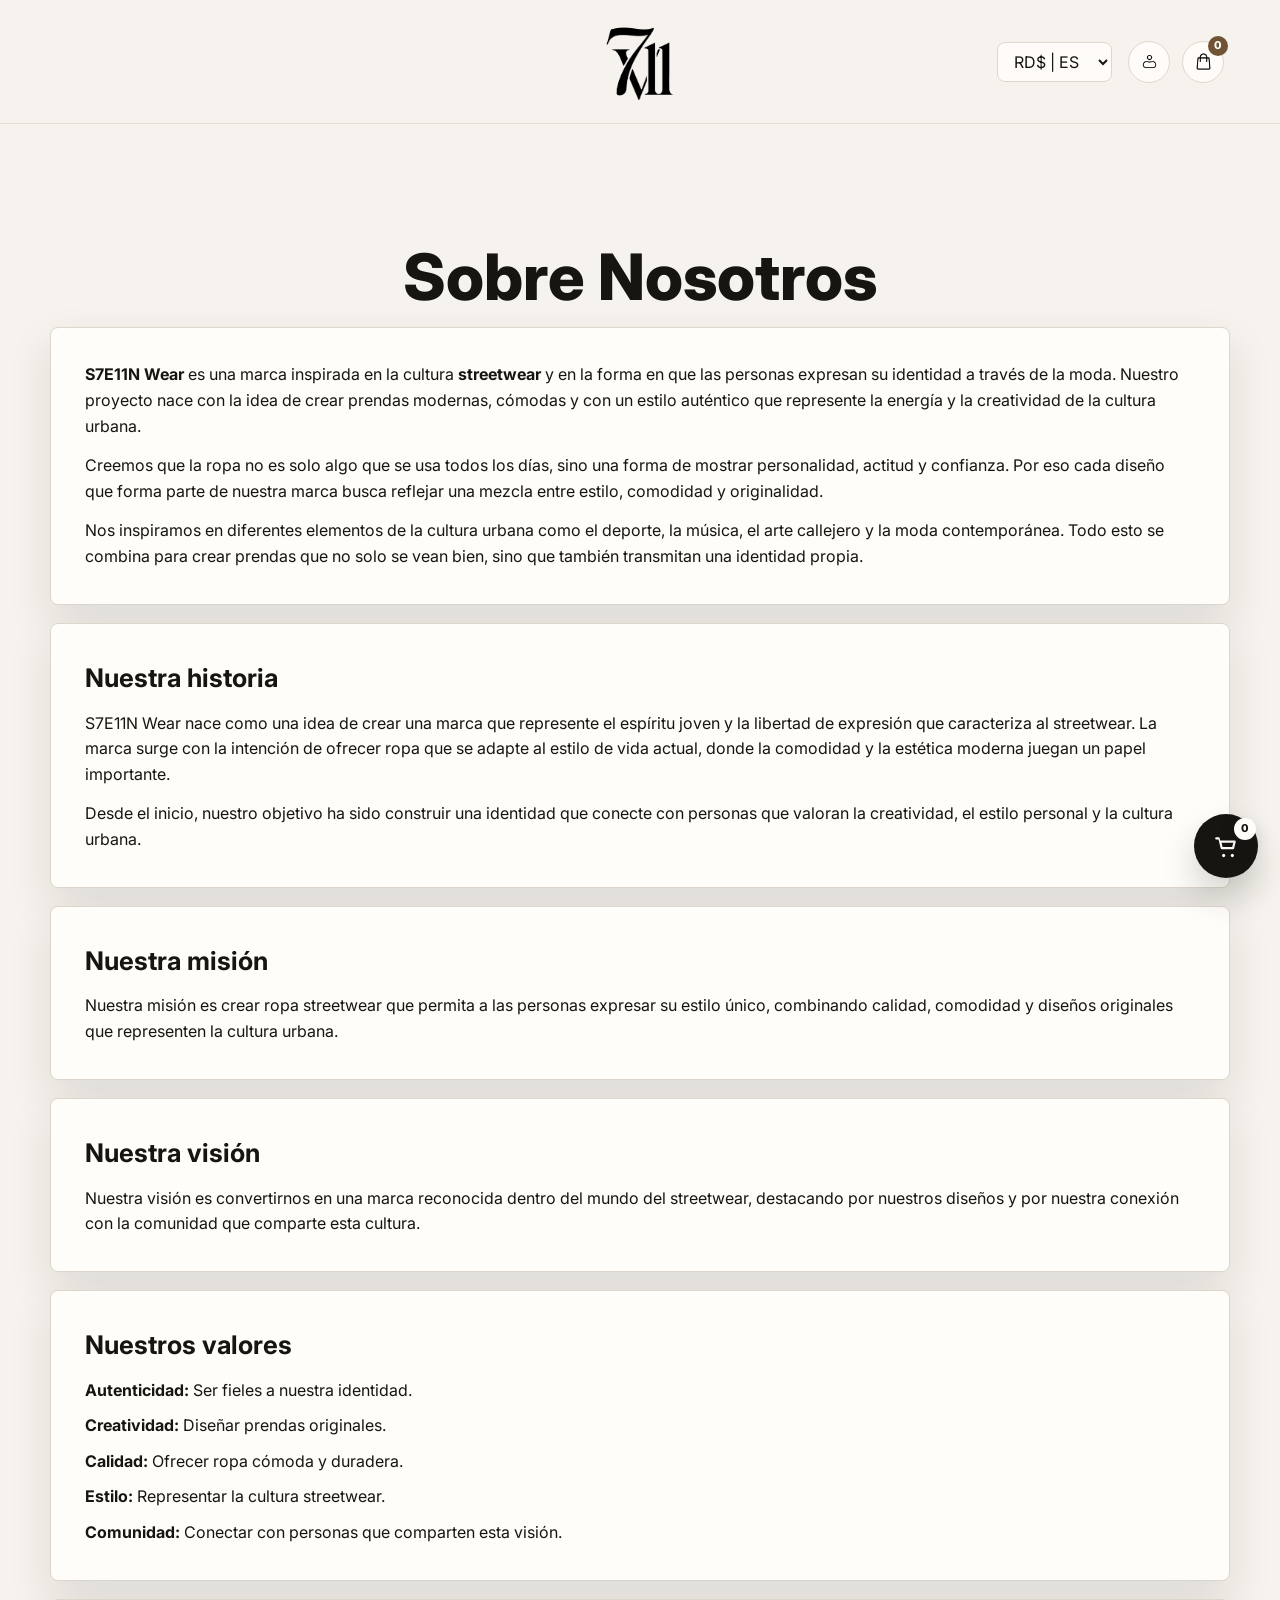
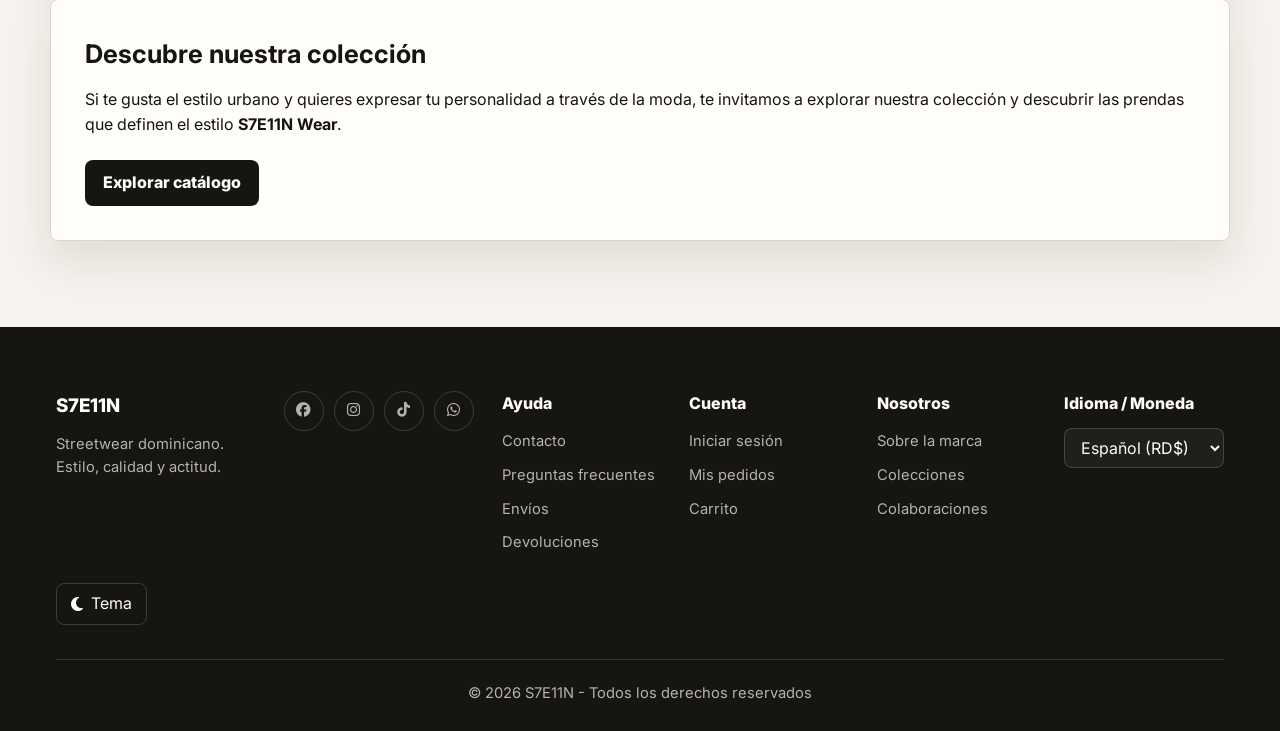
<file: nosotros.html>
<!DOCTYPE html>
<html lang="es">
<head>
    <meta charset="UTF-8">
    <meta name="author" content="Diego Encarnacion Alvarez">
    <meta name="viewport" content="width=device-width, initial-scale=1.0">
    <meta name="description" content="marca de ropa Streetwear">
    <meta name="keywords" content="clothes, Streetwear, moda">
    <link rel="shortcut icon" href="img/icono.png" type="image/x-icon"> 
    <link rel="stylesheet" href="styles.css">
    <link rel="stylesheet" href="https://cdnjs.cloudflare.com/ajax/libs/font-awesome/6.5.0/css/all.min.css">

    <title>S7E11N Wear</title>
</head>

<body class="about-page">
 
<script src="script.js" defer></script>
<header class="header-pro" id="main-header">
    <div class="header-left"></div>

    <div class="logo-box">
        <a href="index.html">
            <img class="logo" src="img/logo7v11.png" alt="Logo S7E11N">
        </a>
    </div>

    <div class="header-actions">
        <select class="select-minimal">
            <option>RD$ | ES</option>
            <option>USD | EN</option>
        </select>

        <div class="user-cart">
            <a href="contacto.html" title="Mi Cuenta">
                <img src="img/user.png" alt="Cuenta" class="icon-custom">
            </a>
            <a href="cesta.html" class="cart-icon" title="Carrito">
                <img src="img/cesta.png" alt="Carrito" class="icon-custom">
                <span class="cart-count">0</span>
            </a>
        </div>
    </div>
</header>


<main>

<section class="sectioncentro">

<h2>Sobre Nosotros</h2>

<article>

<p>
<strong>S7E11N Wear</strong> es una marca inspirada en la cultura
<strong>streetwear</strong> y en la forma en que las personas expresan su
identidad a través de la moda. Nuestro proyecto nace con la idea de crear
prendas modernas, cómodas y con un estilo auténtico que represente la
energía y la creatividad de la cultura urbana.
</p>

<p>
Creemos que la ropa no es solo algo que se usa todos los días, sino una
forma de mostrar personalidad, actitud y confianza. Por eso cada diseño
que forma parte de nuestra marca busca reflejar una mezcla entre estilo,
comodidad y originalidad.
</p>

<p>
Nos inspiramos en diferentes elementos de la cultura urbana como el
deporte, la música, el arte callejero y la moda contemporánea. Todo esto
se combina para crear prendas que no solo se vean bien, sino que también
transmitan una identidad propia.
</p>

</article>

<article>

<h3>Nuestra historia</h3>

<p>
S7E11N Wear nace como una idea de crear una marca que represente el
espíritu joven y la libertad de expresión que caracteriza al streetwear.
La marca surge con la intención de ofrecer ropa que se adapte al estilo
de vida actual, donde la comodidad y la estética moderna juegan un papel
importante.
</p>

<p>
Desde el inicio, nuestro objetivo ha sido construir una identidad que
conecte con personas que valoran la creatividad, el estilo personal y
la cultura urbana.
</p>

</article>

<article>

<h3>Nuestra misión</h3>

<p>
Nuestra misión es crear ropa streetwear que permita a las personas
expresar su estilo único, combinando calidad, comodidad y diseños
originales que representen la cultura urbana.
</p>

</article>

<article>

<h3>Nuestra visión</h3>

<p>
Nuestra visión es convertirnos en una marca reconocida dentro del mundo
del streetwear, destacando por nuestros diseños y por nuestra conexión
con la comunidad que comparte esta cultura.
</p>

</article>

<article>

<h3>Nuestros valores</h3>

<ul>
<li><strong>Autenticidad:</strong> Ser fieles a nuestra identidad.</li>
<li><strong>Creatividad:</strong> Diseñar prendas originales.</li>
<li><strong>Calidad:</strong> Ofrecer ropa cómoda y duradera.</li>
<li><strong>Estilo:</strong> Representar la cultura streetwear.</li>
<li><strong>Comunidad:</strong> Conectar con personas que comparten esta visión.</li>
</ul>

</article>

<article class="cta">

<h3>Descubre nuestra colección</h3>

<p>
Si te gusta el estilo urbano y quieres expresar tu personalidad a través
de la moda, te invitamos a explorar nuestra colección y descubrir las
prendas que definen el estilo <strong>S7E11N Wear</strong>.
</p>

<p>
<a class="link-catalogo" href="catálogo.html">Explorar catálogo</a>
</p>

</article>

</section>

</main>

<footer class="footer">

    <div class="footer-container">

        <!-- MARCA -->
        <div class="footer-col">
            <h3>S7E11N</h3>
            <p>Streetwear dominicano. Estilo, calidad y actitud.</p>
        </div>

 <!-- REDES -->
    <div class="footer-social">
        <a href="#"><i class="fa-brands fa-facebook"></i></a>
        <a href="#"><i class="fa-brands fa-instagram"></i></a>
        <a href="#"><i class="fa-brands fa-tiktok"></i></a>
        <a href="#"><i class="fa-brands fa-whatsapp"></i></a>
    </div>

        <!-- AYUDA -->
        <div class="footer-col">
            <h4>Ayuda</h4>
            <ul>
                <li><a href="contacto.html">Contacto</a></li>
                <li><a href="dudas.html">Preguntas frecuentes</a></li>
                <li><a href="dudas.html">Envíos</a></li>
                <li><a href="dudas.html">Devoluciones</a></li>
            </ul>
        </div>

        <!-- CUENTA -->
        <div class="footer-col">
            <h4>Cuenta</h4>
            <ul>
                <li><a href="contacto.html">Iniciar sesión</a></li>
                <li><a href="cesta.html">Mis pedidos</a></li>
                <li><a href="cesta.html">Carrito</a></li>
            </ul>
        </div>

        <!-- EMPRESA -->
        <div class="footer-col">
            <h4>Nosotros</h4>
            <ul>
                <li><a href="nosotros.html">Sobre la marca</a></li>
                <li><a href="catálogo.html">Colecciones</a></li>
                <li><a href="#">Colaboraciones</a></li>
            </ul>
        </div>

        <!-- IDIOMA -->
        <div class="footer-col">
            <h4>Idioma / Moneda</h4>
            <select>
                <option>Español (RD$)</option>
                <option>English (USD)</option>
            </select>
        </div>

<div class="footer-col">


    <!-- BOTÓN TEMA -->
    <button id="toggle-theme" class="theme-btn">
        <i class="fa-solid fa-moon"></i> Tema
    </button>
</div>

    </div>

    <!-- COPYRIGHT -->
    <p class="footer-copy">
        &copy; 2026 S7E11N - Todos los derechos reservados
    </p>

</footer>


</body>
</html>
</file>
<file: styles.css>
@import url('https://fonts.googleapis.com/css2?family=Inter:wght@400;500;600;700;800&display=swap');

:root {
    --bg: #f6f3ee;
    --surface: #fffdf9;
    --surface-soft: #ebe5db;
    --ink: #171512;
    --muted: #706a61;
    --line: #ded6ca;
    --accent: #9b7a52;
    --accent-dark: #6f5334;
    --shadow: 0 18px 45px rgba(31, 25, 18, 0.11);
    --radius: 8px;
    --max-width: 1180px;
}

* {
    box-sizing: border-box;
    margin: 0;
    padding: 0;
}

html {
    scroll-behavior: smooth;
}

body {
    min-height: 100vh;
    font-family: 'Inter', 'Helvetica Neue', Arial, sans-serif;
    background: var(--bg);
    color: var(--ink);
    line-height: 1.6;
    letter-spacing: 0;
}

body.dark-theme,
body.light-mode {
    --bg: #15130f;
    --surface: #211f1a;
    --surface-soft: #2d2a24;
    --ink: #f8f3ea;
    --muted: #c7bcae;
    --line: #3c372f;
    --accent: #c6a06d;
    --accent-dark: #e0bd88;
    --shadow: 0 18px 45px rgba(0, 0, 0, 0.28);
}

a {
    color: inherit;
    text-decoration: none;
}

img {
    display: block;
    max-width: 100%;
}

ul {
    list-style: none;
}

button,
input,
textarea,
select {
    font: inherit;
}

button,
a,
select {
    -webkit-tap-highlight-color: transparent;
}

/* Header */
.header-pro {
    position: sticky;
    top: 0;
    z-index: 1000;
    display: grid;
    grid-template-columns: 1fr auto 1fr;
    align-items: center;
    gap: 20px;
    width: 100%;
    min-height: 78px;
    padding: 14px clamp(18px, 5vw, 56px);
    background: rgba(246, 243, 238, 0.88);
    border-bottom: 1px solid rgba(222, 214, 202, 0.72);
    backdrop-filter: blur(18px);
    transition: transform 0.3s ease, background 0.3s ease, box-shadow 0.3s ease;
}

.header-pro.scrolled {
    box-shadow: 0 10px 30px rgba(31, 25, 18, 0.08);
}

.header-pro.header-hidden {
    transform: translateY(-100%);
}

.home .header-pro {
    position: fixed;
    background: rgba(23, 21, 18, 0.28);
    border-color: rgba(255, 255, 255, 0.16);
}

.home .header-pro:hover,
.home .header-pro.scrolled {
    background: rgba(246, 243, 238, 0.92);
}

.home .header-pro:not(.scrolled):not(:hover) .nav-menu a,
.home .header-pro:not(.scrolled):not(:hover) .select-minimal {
    color: #fffdf9;
}

.home .header-pro:not(.scrolled):not(:hover) .select-minimal,
.home .header-pro:not(.scrolled):not(:hover) .user-cart a {
    background: rgba(23, 21, 18, 0.32);
    border-color: #ffffff00;
}

.home .header-pro:not(.scrolled):not(:hover) .icon-custom {
    filter: invert(1);
}

.header-left {
    min-width: 0;
}

.logo-box {
    justify-self: center;
}

.logo {
    width: 82px;
    height: auto;
    object-fit: contain;
}

.nav-menu {
    display: flex;
    align-items: center;
    justify-content: center;
    gap: clamp(16px, 3vw, 34px);
}

.nav-menu a {
    color: var(--ink);
    font-size: 0.78rem;
    font-weight: 800;
    letter-spacing: 0.08em;
    text-transform: uppercase;
    transition: color 0.2s ease;
}

.nav-menu a:hover {
    color: var(--accent-dark);
}

.search-box {
    display: flex;
    align-items: center;
    width: min(260px, 100%);
    border: 1px solid var(--line);
    border-radius: var(--radius);
    background: rgba(255, 253, 249, 0.78);
    overflow: hidden;
}

.search-box input {
    width: 100%;
    min-width: 0;
    border: 0;
    background: transparent;
    padding: 11px 12px;
    color: var(--ink);
    outline: none;
}

.search-box button {
    display: grid;
    place-items: center;
    width: 42px;
    height: 42px;
    border: 0;
    background: transparent;
    cursor: pointer;
}

.header-actions {
    justify-self: end;
    display: flex;
    align-items: center;
    gap: 16px;
}

.select-minimal,
.footer select {
    min-height: 40px;
    border: 1px solid var(--line);
    border-radius: var(--radius);
    background: rgba(255, 253, 249, 0.82);
    color: var(--ink);
    padding: 0 12px;
    cursor: pointer;
}

.user-cart {
    display: flex;
    align-items: center;
    gap: 12px;
}

.user-cart a,
.cart-icon {
    position: relative;
    display: grid;
    place-items: center;
    width: 42px;
    height: 42px;
    border: 1px solid var(--line);
    border-radius: 50%;
    background: rgba(255, 253, 249, 0.82);
    transition: transform 0.2s ease, border-color 0.2s ease;
}

.user-cart a:hover {
    transform: translateY(-2px);
    border-color: var(--accent);
}

.icon-custom {
    width: 19px;
    height: 19px;
    object-fit: contain;
}

.cart-count {
    position: absolute;
    top: -6px;
    right: -5px;
    display: grid;
    place-items: center;
    min-width: 20px;
    height: 20px;
    padding: 0 5px;
    border-radius: 999px;
    background: var(--accent-dark);
    color: #fffdf9;
    font-size: 0.68rem;
    font-weight: 800;
}

.floating-cart {
    position: fixed;
    right: 22px;
    bottom: 22px;
    z-index: 1200;
    display: grid;
    place-items: center;
    width: 64px;
    height: 64px;
    border-radius: 50%;
    background: #171512;
    color: #fffdf9;
    box-shadow: 0 18px 34px rgba(23, 21, 18, 0.18);
    transition: transform 0.25s ease, box-shadow 0.25s ease, background 0.25s ease;
}

.floating-cart:hover {
    transform: translateY(-4px) scale(1.03);
    box-shadow: 0 22px 40px rgba(23, 21, 18, 0.24);
}

.floating-cart:active {
    transform: scale(0.95);
}

.floating-cart.is-bumping {
    animation: floating-cart-bump 0.42s ease;
}

.floating-cart__icon {
    width: 26px;
    height: 26px;
}

.floating-cart__icon svg {
    width: 100%;
    height: 100%;
    fill: currentColor;
}

.floating-cart__count {
    top: 4px;
    right: 2px;
    min-width: 22px;
    height: 22px;
    background: #fffdf9;
    color: #171512;
    box-shadow: 0 8px 18px rgba(23, 21, 18, 0.15);
}

.cart-toast {
    position: fixed;
    right: 22px;
    bottom: 100px;
    z-index: 1190;
    width: min(320px, calc(100vw - 28px));
    opacity: 0;
    visibility: hidden;
    pointer-events: none;
    transform: translateY(14px);
    transition: opacity 0.28s ease, transform 0.28s ease, visibility 0.28s ease;
}

.cart-toast.is-visible {
    opacity: 1;
    visibility: visible;
    pointer-events: auto;
    transform: translateY(0);
}

.cart-toast__content {
    display: flex;
    align-items: center;
    justify-content: space-between;
    gap: 14px;
    border: 1px solid rgba(23, 21, 18, 0.08);
    border-radius: 18px;
    background: rgba(255, 253, 249, 0.96);
    padding: 14px 14px 14px 16px;
    box-shadow: 0 16px 38px rgba(23, 21, 18, 0.14);
    backdrop-filter: blur(16px);
}

.cart-toast__message {
    color: #171512;
    font-size: 0.92rem;
    font-weight: 700;
}

.cart-toast__action {
    display: inline-flex;
    align-items: center;
    justify-content: center;
    min-height: 38px;
    padding: 0 14px;
    border-radius: 999px;
    background: #171512;
    color: #fffdf9;
    font-size: 0.82rem;
    font-weight: 800;
    white-space: nowrap;
    transition: transform 0.2s ease, opacity 0.2s ease;
}

.cart-toast__action:hover {
    transform: translateY(-1px);
    opacity: 0.92;
}

@keyframes floating-cart-bump {
    0% { transform: scale(1); }
    35% { transform: scale(1.08); }
    100% { transform: scale(1); }
}

/* Layout */
main {
    min-height: 58vh;
}

body:not(.home) main {
    padding-top: 34px;
}

.home main {
    padding-top: 92px;
}

.sectioncentro,
.contenido,
.carrito-container,
.outfits-section {
    width: min(var(--max-width), calc(100% - 36px));
    margin-inline: auto;
}

.sectioncentro {
    padding: clamp(46px, 8vw, 86px) 0;
}

.sectioncentro > article,
.card-form,
.carrito-total {
    background: var(--surface);
    border: 1px solid var(--line);
    border-radius: var(--radius);
    box-shadow: var(--shadow);
}

.sectioncentro > article {
    margin-top: 18px;
    padding: clamp(22px, 4vw, 34px);
    text-align: left;
}

.sectioncentro p + p {
    margin-top: 14px;
}

.sectioncentro h2,
.titulo-seccion,
.carrito-container h1,
.outfits-title h2 {
    font-size: clamp(2rem, 5vw, 4rem);
    line-height: 1.02;
    font-weight: 800;
    letter-spacing: 0;
    text-align: center;
}

.sectioncentro h3 {
    margin-bottom: 12px;
    font-size: clamp(1.25rem, 2vw, 1.65rem);
}

.sectioncentro ul {
    display: grid;
    gap: 10px;
}

.link-catalogo {
    display: inline-flex;
    align-items: center;
    justify-content: center;
    min-height: 46px;
    margin-top: 8px;
    padding: 0 18px;
    border-radius: var(--radius);
    background: var(--ink);
    color: var(--surface);
    font-weight: 800;
}

/* Hero */
.hero-slider {
    position: relative;
    width: min(var(--max-width), calc(100% - 36px));
    min-height: calc(88vh - 92px);
    margin: 14px auto 0;
    border-radius: var(--radius);
    overflow: hidden;
    background: #171512;
    box-shadow: var(--shadow);
}

.slide {
    position: absolute;
    inset: 0;
    opacity: 0;
    transition: opacity 0.65s ease;
}

.slide.active {
    opacity: 1;
}

.slide::after {
    content: "";
    position: absolute;
    inset: 0;
    background: linear-gradient(90deg, rgba(12, 11, 9, 0.78), rgba(12, 11, 9, 0.24) 52%, rgba(12, 11, 9, 0.05));
}

.slide img {
    width: 100%;
    height: 100%;
    object-fit: cover;
}

.hero-content {
    position: absolute;
    top: 54%;
    left: clamp(20px, 7vw, 88px);
    z-index: 2;
    width: min(560px, calc(100% - 40px));
    transform: translateY(-50%);
    color: #fffdf9;
}

.hero-content span {
    display: inline-flex;
    margin-bottom: 18px;
    border: 1px solid rgba(255, 255, 255, 0.4);
    border-radius: 999px;
    padding: 8px 13px;
    background: rgba(255, 255, 255, 0.12);
    font-size: 0.74rem;
    font-weight: 800;
    letter-spacing: 0.12em;
}

.hero-content h1 {
    max-width: 11ch;
    font-size: clamp(3rem, 8vw, 6.8rem);
    line-height: 0.94;
    font-weight: 800;
}

.hero-content p {
    max-width: 430px;
    margin-top: 20px;
    color: rgba(255, 253, 249, 0.84);
    font-size: clamp(1rem, 2vw, 1.2rem);
}

.hero-btn,
.btn-comprar,
.card-form button,
.outfit-info button {
    display: inline-flex;
    align-items: center;
    justify-content: center;
    min-height: 48px;
    border: 1px solid transparent;
    border-radius: var(--radius);
    padding: 0 20px;
    background: var(--ink);
    color: var(--surface);
    font-weight: 800;
    cursor: pointer;
    transition: transform 0.2s ease, background 0.2s ease, border-color 0.2s ease;
}

.hero-btn {
    margin-top: 28px;
    background: #fffdf9;
    color: #171512;
}

.hero-btn:hover,
.btn-comprar:hover,
.card-form button:hover,
.outfit-info button:hover {
    transform: translateY(-2px);
    background: var(--accent-dark);
    color: #fffdf9;
}

.prev,
.next {
    position: absolute;
    top: 50%;
    z-index: 5;
    display: grid;
    place-items: center;
    width: 46px;
    height: 46px;
    border: 1px solid rgba(255, 255, 255, 0.32);
    border-radius: 50%;
    background: rgba(255, 255, 255, 0.12);
    color: #fffdf9;
    cursor: pointer;
    transform: translateY(-50%);
}

.prev {
    left: 18px;
}

.next {
    right: 18px;
}

/* Products */
.contenido {
    padding: clamp(44px, 8vw, 86px) 0;
}

.category-buttons {
    display: flex;
    flex-wrap: wrap;
    justify-content: center;
    gap: 10px;
    margin-bottom: 30px;
}

.category-btn {
    min-height: 44px;
    border: 1px solid var(--line);
    border-radius: 999px;
    padding: 0 18px;
    background: var(--surface);
    color: var(--ink);
    font-size: 0.84rem;
    font-weight: 800;
    text-transform: uppercase;
    cursor: pointer;
}

.category-btn:hover,
.category-btn.active {
    background: var(--ink);
    color: var(--surface);
}

.grid-productos {
    display: grid;
    grid-template-columns: repeat(3, minmax(0, 1fr));
    gap: clamp(18px, 3vw, 30px);
    margin-top: 24px;
}

.card {
    overflow: hidden;
    border: 1px solid var(--line);
    border-radius: var(--radius);
    background: var(--surface);
    box-shadow: 0 10px 24px rgba(31, 25, 18, 0.06);
    transition: transform 0.24s ease, box-shadow 0.24s ease, border-color 0.24s ease;
}

.card:hover {
    transform: translateY(-6px);
    border-color: rgba(155, 122, 82, 0.5);
    box-shadow: var(--shadow);
}

.card.is-hidden {
    display: none;
}

.catalog-empty {
    margin-top: 28px;
    border: 1px solid var(--line);
    border-radius: var(--radius);
    background: var(--surface);
    padding: 18px;
    color: var(--muted);
    font-weight: 700;
    text-align: center;
}

.card img {
    width: 100%;
    aspect-ratio: 4 / 5;
    object-fit: cover;
    background: var(--surface-soft);
}

.card h3,
.card h4,
.card .descripcion,
.card .precio,
.card .opciones {
    margin-inline: 18px;
}

.card h3,
.card h4 {
    margin-top: 18px;
    font-size: 1.05rem;
    font-weight: 800;
}

.descripcion {
    margin-top: 4px;
    color: var(--muted);
    font-size: 0.92rem;
}

.precio {
    margin-top: 10px;
    color: var(--accent-dark);
    font-weight: 800;
}

.opciones {
    margin-top: 14px;
}

.opciones > p {
    margin-bottom: 7px;
    color: var(--muted);
    font-size: 0.78rem;
    font-weight: 800;
    letter-spacing: 0.08em;
    text-transform: uppercase;
}

.tallas,
.colores {
    display: flex;
    flex-wrap: wrap;
    gap: 8px;
}

.tallas button {
    width: 40px;
    height: 40px;
    border: 1px solid var(--line);
    border-radius: var(--radius);
    background: transparent;
    color: var(--ink);
    font-size: 0.82rem;
    font-weight: 800;
    cursor: pointer;
}

.tallas button:hover,
.tallas button.active {
    border-color: var(--ink);
    background: var(--ink);
    color: var(--surface);
}

.colores button {
    width: 28px;
    height: 28px;
    border: 2px solid var(--surface);
    border-radius: 50%;
    box-shadow: 0 0 0 1px var(--line);
    cursor: pointer;
}

.negro { background: #0d0d0d; }
.blanco { background: #fff; }
.gris { background: #86827c; }
.dorado { background: #c79a3b; }
.azul { background: #1f4f9a; }
.crema { background: #d8c7aa; }
.oliva { background: #6f7654; }
.unico { background: linear-gradient(135deg, #171512 0 50%, #fffdf9 50% 100%); }

.colores button.active {
    box-shadow: 0 0 0 2px var(--accent-dark);
}

.card .btn-comprar {
    width: calc(100% - 36px);
    margin: 18px;
}

/* Outfits */
.outfits-section {
    padding: 0 0 clamp(56px, 8vw, 96px);
}

.outfits-title h2 {
    margin-bottom: 26px;
}

.outfits-carousel {
    position: relative;
    display: grid;
    align-items: center;
    grid-template-columns: auto 1fr auto;
    gap: 12px;
}

.outfits-slider {
    display: flex;
    gap: 18px;
    overflow-x: auto;
    scroll-behavior: smooth;
    scroll-snap-type: x mandatory;
    scrollbar-width: none;
    padding: 4px;
}

.outfits-slider::-webkit-scrollbar {
    display: none;
}

.outfit-card {
    flex: 0 0 min(360px, 86%);
    scroll-snap-align: start;
    overflow: hidden;
    border: 1px solid var(--line);
    border-radius: var(--radius);
    background: var(--surface);
    box-shadow: 0 10px 24px rgba(31, 25, 18, 0.06);
}

.outfit-card img {
    width: 100%;
    aspect-ratio: 4 / 3;
    object-fit: cover;
    background: var(--surface-soft);
}

.outfit-info {
    padding: 18px;
}

.outfit-info h4 {
    font-size: 1.05rem;
    font-weight: 800;
}

.outfit-info p {
    margin: 8px 0 16px;
    color: var(--accent-dark);
    font-weight: 800;
}

.outfit-info button {
    width: 100%;
}

.outfit-nav {
    display: grid;
    place-items: center;
    width: 44px;
    height: 44px;
    border: 1px solid var(--line);
    border-radius: 50%;
    background: var(--surface);
    color: var(--ink);
    box-shadow: 0 10px 24px rgba(31, 25, 18, 0.08);
    cursor: pointer;
    transition: transform 0.2s ease, background 0.2s ease;
}

.outfit-nav:hover {
    transform: translateY(-2px);
    background: var(--ink);
    color: var(--surface);
}

/* Cart */
.carrito-container {
    padding: clamp(46px, 8vw, 86px) 0;
}

.carrito-container h1 {
    margin-bottom: 28px;
}

.carrito-item {
    display: grid;
    grid-template-columns: 96px 1fr auto auto auto;
    align-items: center;
    gap: 18px;
    margin-top: 14px;
    border: 1px solid var(--line);
    border-radius: var(--radius);
    padding: 14px;
    background: var(--surface);
    box-shadow: 0 10px 24px rgba(31, 25, 18, 0.05);
}

.carrito-item img {
    width: 96px;
    aspect-ratio: 1;
    border-radius: var(--radius);
    object-fit: cover;
    background: var(--surface-soft);
}

.carrito-item .info p {
    color: var(--muted);
    font-size: 0.92rem;
}

.cantidad {
    display: inline-flex;
    align-items: center;
    overflow: hidden;
    border: 1px solid var(--line);
    border-radius: var(--radius);
    background: var(--bg);
}

.cantidad button {
    width: 36px;
    height: 36px;
    border: 0;
    background: transparent;
    color: var(--ink);
    cursor: pointer;
}

.cantidad span {
    min-width: 34px;
    text-align: center;
    font-weight: 800;
}

.eliminar {
    display: grid;
    place-items: center;
    width: 40px;
    height: 40px;
    border: 1px solid var(--line);
    border-radius: 50%;
    background: transparent;
    color: var(--ink);
    cursor: pointer;
}

.carrito-total {
    display: flex;
    align-items: center;
    justify-content: space-between;
    gap: 18px;
    margin-top: 20px;
    padding: 22px;
}

.carrito-total h2 {
    font-size: clamp(1.25rem, 3vw, 1.8rem);
}

/* Forms */
.grid-contacto {
    display: grid;
    grid-template-columns: repeat(2, minmax(0, 1fr));
    gap: clamp(18px, 3vw, 30px);
    margin-top: 28px;
}

.card-form {
    padding: clamp(22px, 4vw, 34px);
    text-align: left;
}

.card-form h3 {
    margin-bottom: 20px;
}

.card-form form {
    display: grid;
    gap: 12px;
}

.card-form label {
    color: var(--muted);
    font-size: 0.82rem;
    font-weight: 800;
    letter-spacing: 0.08em;
    text-transform: uppercase;
}

.card-form input,
.card-form textarea {
    width: 100%;
    border: 1px solid var(--line);
    border-radius: var(--radius);
    background: var(--bg);
    color: var(--ink);
    padding: 13px 14px;
    outline: none;
    transition: border-color 0.2s ease, box-shadow 0.2s ease;
}

.card-form input:focus,
.card-form textarea:focus {
    border-color: var(--accent);
    box-shadow: 0 0 0 4px rgba(155, 122, 82, 0.14);
}

.card-form button {
    margin-top: 8px;
}

/* Footer */
.footer {
    background: #171512;
    color: #fffdf9;
    padding: clamp(36px, 6vw, 64px) clamp(18px, 5vw, 56px) 26px;
}

.footer-container {
    display: grid;
    grid-template-columns: 1.25fr repeat(5, 1fr);
    gap: 28px;
    width: min(var(--max-width), 100%);
    margin: 0 auto;
}

.footer h3,
.footer h4 {
    margin-bottom: 12px;
    font-weight: 800;
}

.footer p,
.footer a {
    color: rgba(255, 253, 249, 0.68);
    font-size: 0.92rem;
}

.footer a:hover {
    color: #fffdf9;
}

.footer li + li {
    margin-top: 8px;
}

.footer-social {
    display: flex;
    align-items: flex-start;
    gap: 10px;
}

.footer-social a {
    display: grid;
    place-items: center;
    width: 40px;
    height: 40px;
    border: 1px solid rgba(255, 255, 255, 0.16);
    border-radius: 50%;
}

.footer select {
    width: 100%;
    background: #211f1a;
    color: #fffdf9;
    border-color: rgba(255, 255, 255, 0.16);
}

.theme-btn {
    display: inline-flex;
    align-items: center;
    justify-content: center;
    gap: 8px;
    min-height: 42px;
    border: 1px solid rgba(255, 255, 255, 0.16);
    border-radius: var(--radius);
    background: transparent;
    color: #fffdf9;
    padding: 0 14px;
    cursor: pointer;
}

.footer-copy {
    width: min(var(--max-width), 100%);
    margin: 34px auto 0;
    padding-top: 22px;
    border-top: 1px solid rgba(255, 255, 255, 0.12);
    text-align: center;
}

@media (max-width: 980px) {
    .header-pro {
        grid-template-columns: auto 1fr auto;
    }

    .nav-menu {
        display: none;
    }

    .grid-productos,
    .outfits-slider,
    .grid-contacto {
        grid-template-columns: repeat(2, minmax(0, 1fr));
    }

    .footer-container {
        grid-template-columns: repeat(3, minmax(0, 1fr));
    }
}

@media (max-width: 720px) {
    body:not(.home) main {
        padding-top: 18px;
    }

    .header-pro {
        grid-template-columns: 1fr auto;
        gap: 12px;
        min-height: auto;
        padding: 12px 16px;
    }

    .header-left {
        grid-column: 1 / -1;
        order: 3;
        width: 100%;
    }

    .search-box {
        width: 100%;
    }

    .logo-box {
        justify-self: start;
    }

    .header-actions {
        gap: 8px;
    }

    .select-minimal {
        width: 92px;
        padding-inline: 8px;
        font-size: 0.78rem;
    }

    .user-cart a {
        width: 38px;
        height: 38px;
    }

    .hero-slider {
        min-height: 82vh;
    }

    .hero-content {
        top: 57%;
    }

    .prev,
    .next {
        top: auto;
        bottom: 22px;
        transform: none;
    }

    .grid-productos,
    .outfits-slider,
    .grid-contacto {
        grid-template-columns: 1fr;
    }

    .carrito-item {
        grid-template-columns: 80px 1fr;
    }

    .carrito-item .cantidad,
    .carrito-item .precio,
    .carrito-item .eliminar {
        grid-column: span 1;
    }

    .carrito-total {
        align-items: stretch;
        flex-direction: column;
    }

    .carrito-total .btn-comprar {
        width: 100%;
    }

    .footer-container {
        grid-template-columns: 1fr;
    }

    .floating-cart {
        right: 16px;
        bottom: 16px;
        width: 58px;
        height: 58px;
    }

    .floating-cart__icon {
        width: 24px;
        height: 24px;
    }

    .cart-toast {
        right: 14px;
        left: 14px;
        bottom: 86px;
        width: auto;
    }

    .cart-toast__content {
        padding: 12px;
    }
}
ect-fit: cover;


.outfit-info{
    padding: 20px;
}

.outfit-info button{
    width: 100%;
    padding: 12px;
    border: none;
    border-radius: 12px;
    background: #2563eb;
    color: white;
}

/* ================================= */
/* RESPONSIVE */
/* ================================= */

@media(max-width:1000px){

    .grid-productos{
        grid-template-columns: repeat(2,1fr);
    }

}

@media(max-width:700px){

    .hero-content h1{
        font-size: 2.5rem;
    }

    .grid-productos{
        grid-template-columns: 1fr;
        padding: 20px;
    }

    .header-pro{
        padding: 0 20px;
    }

    .nav-menu{
        display: none;
    }

}ect-fit: cover;


.outfit-info{
    padding: 20px;
}

.outfit-info button{
    width: 100%;
    padding: 12px;
    border: none;
    border-radius: 12px;
    background: #2563eb;
    color: white;
}

/* ================================= */
/* RESPONSIVE */
/* ================================= */

@media(max-width:1000px){

    .grid-productos{
        grid-template-columns: repeat(2,1fr);
    }

}

@media(max-width:700px){

    .hero-content h1{
        font-size: 2.5rem;
    }

    .grid-productos{
        grid-template-columns: 1fr;
        padding: 20px;
    }

    .header-pro{
        padding: 0 20px;
    }

    .nav-menu{
        display: none;
    }

}
</file>
